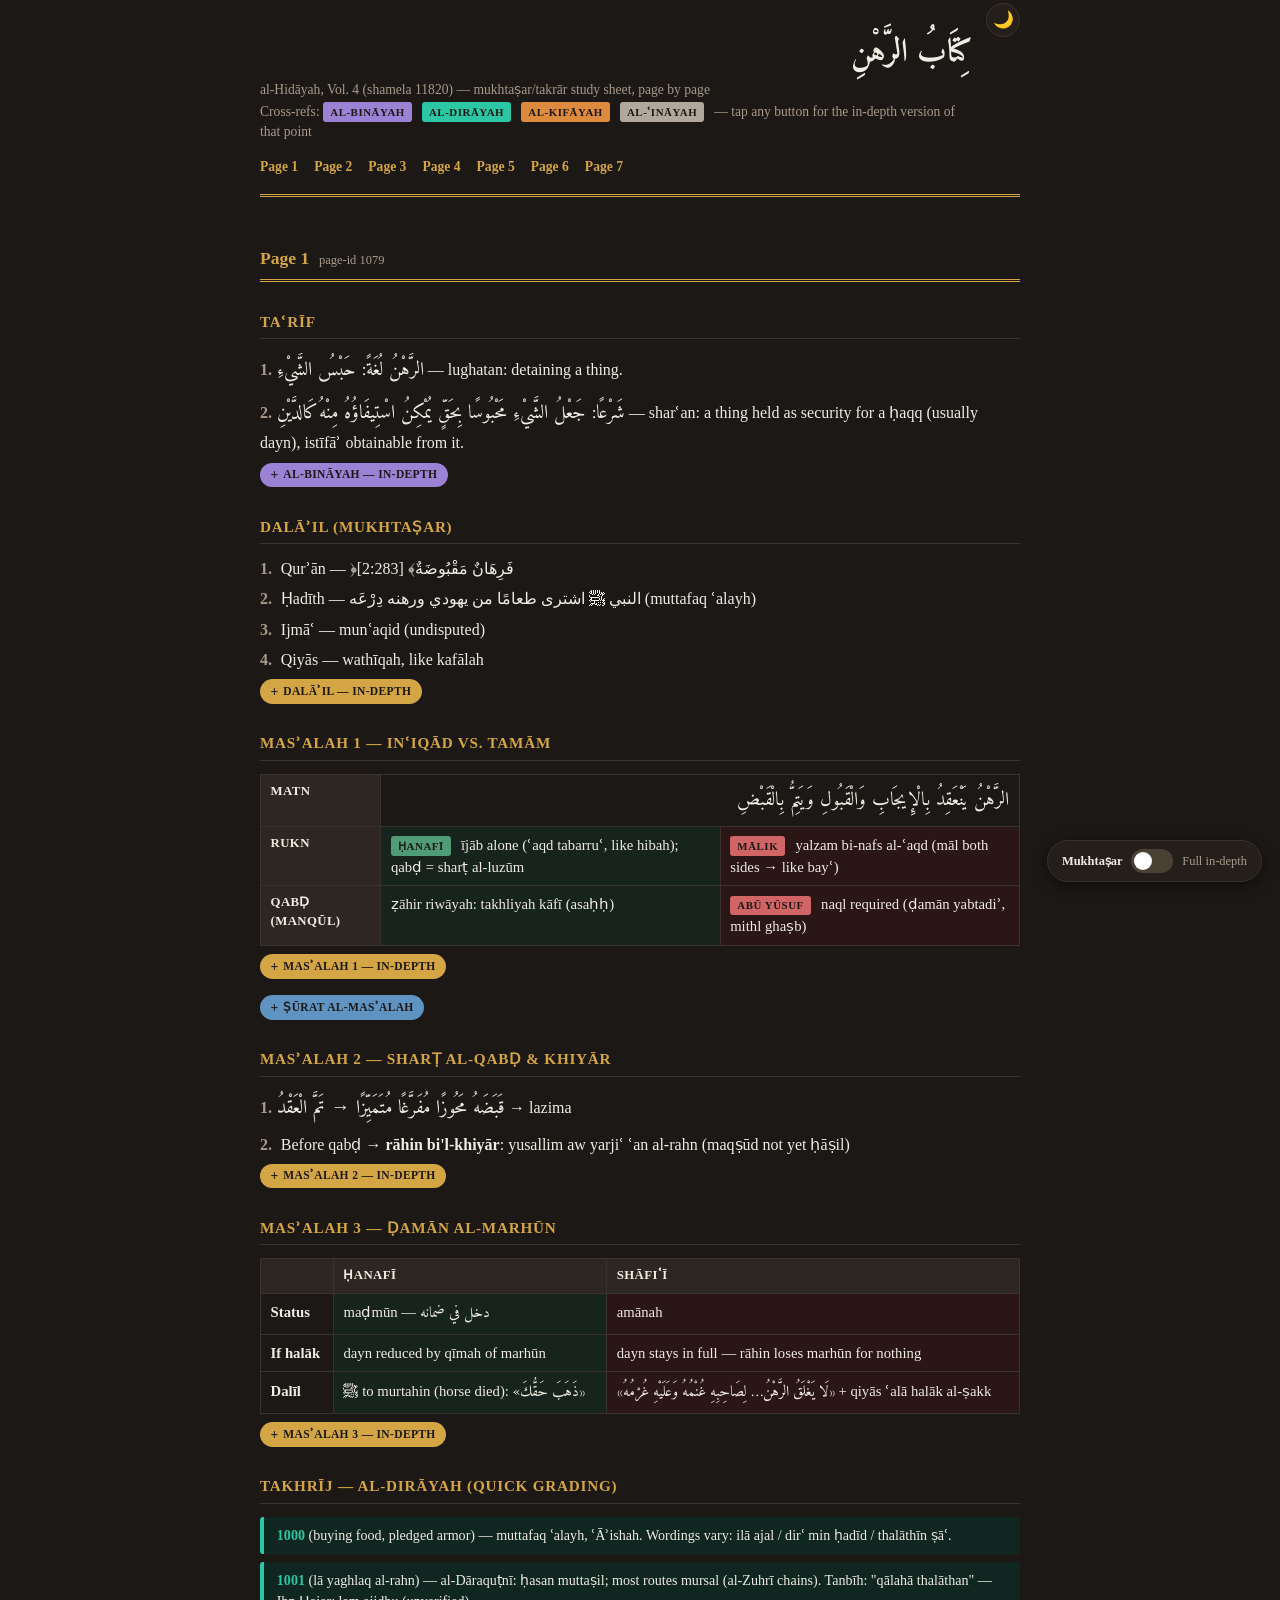
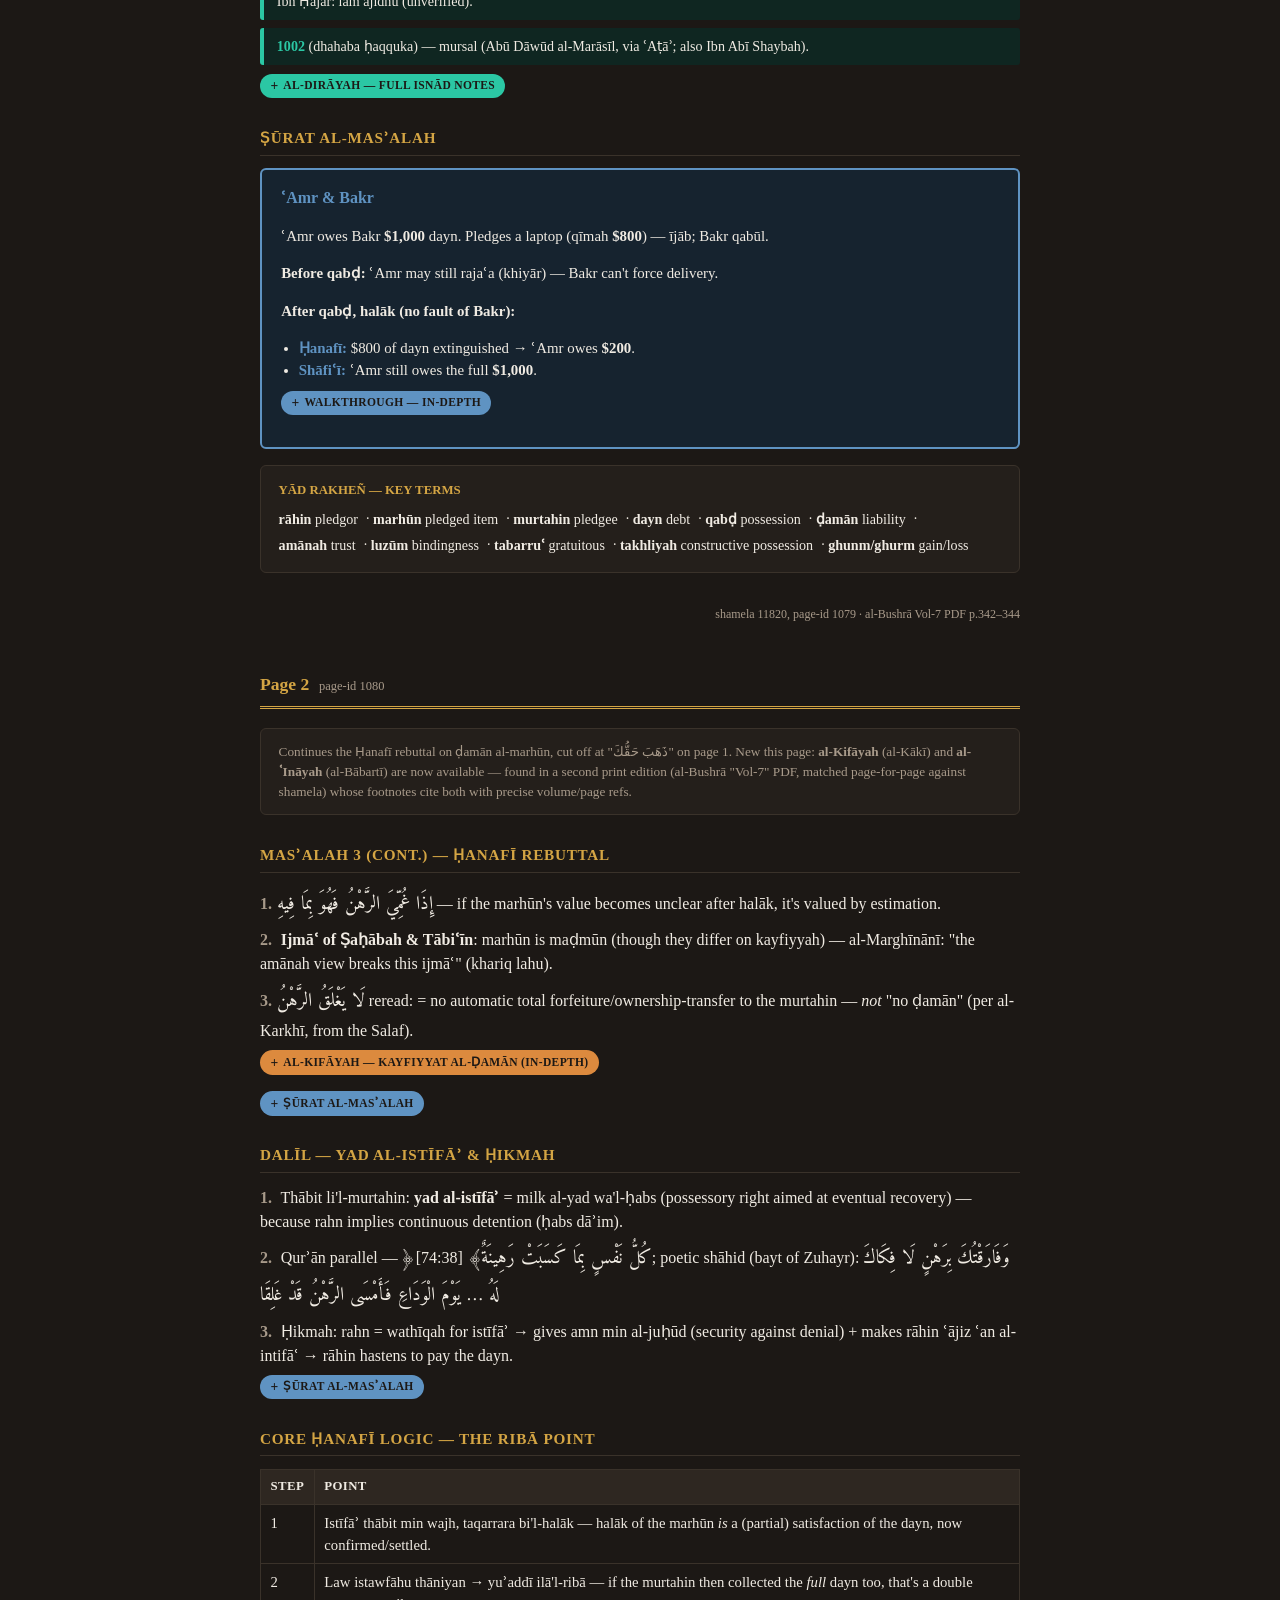
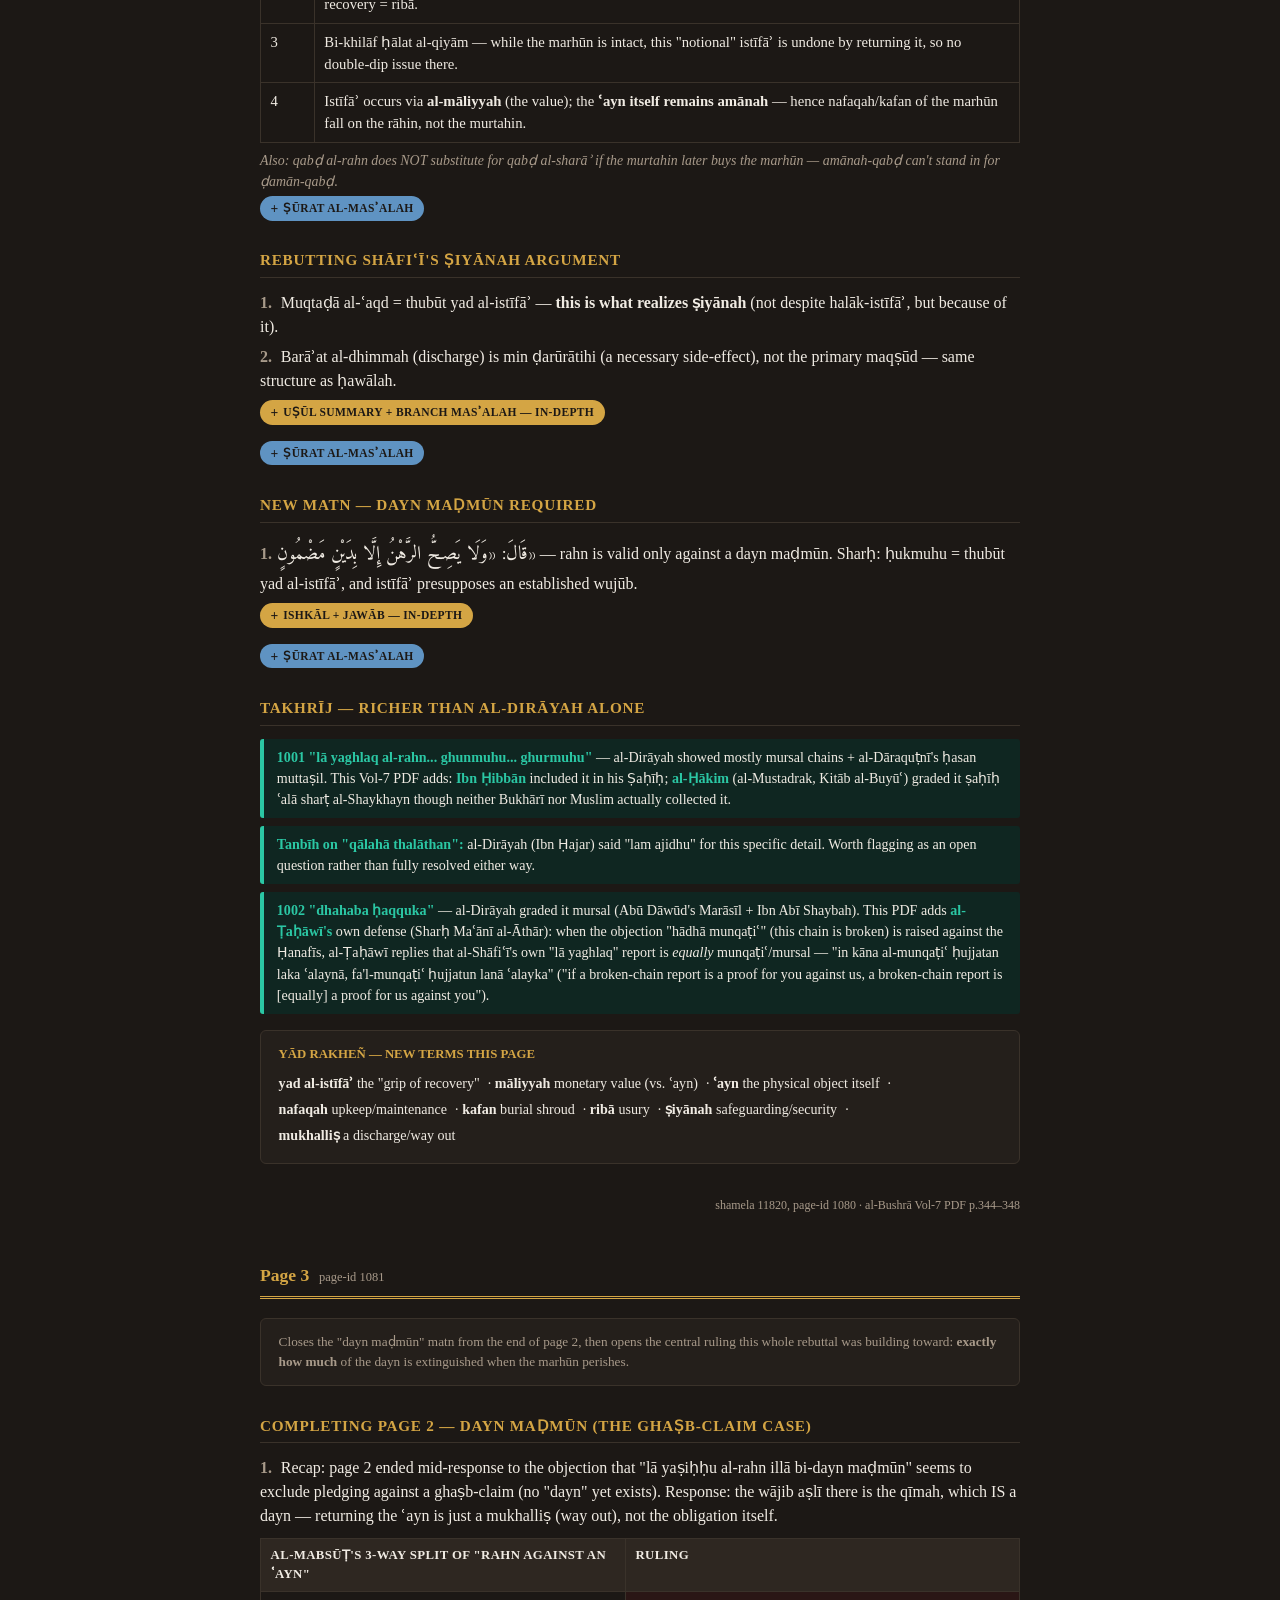
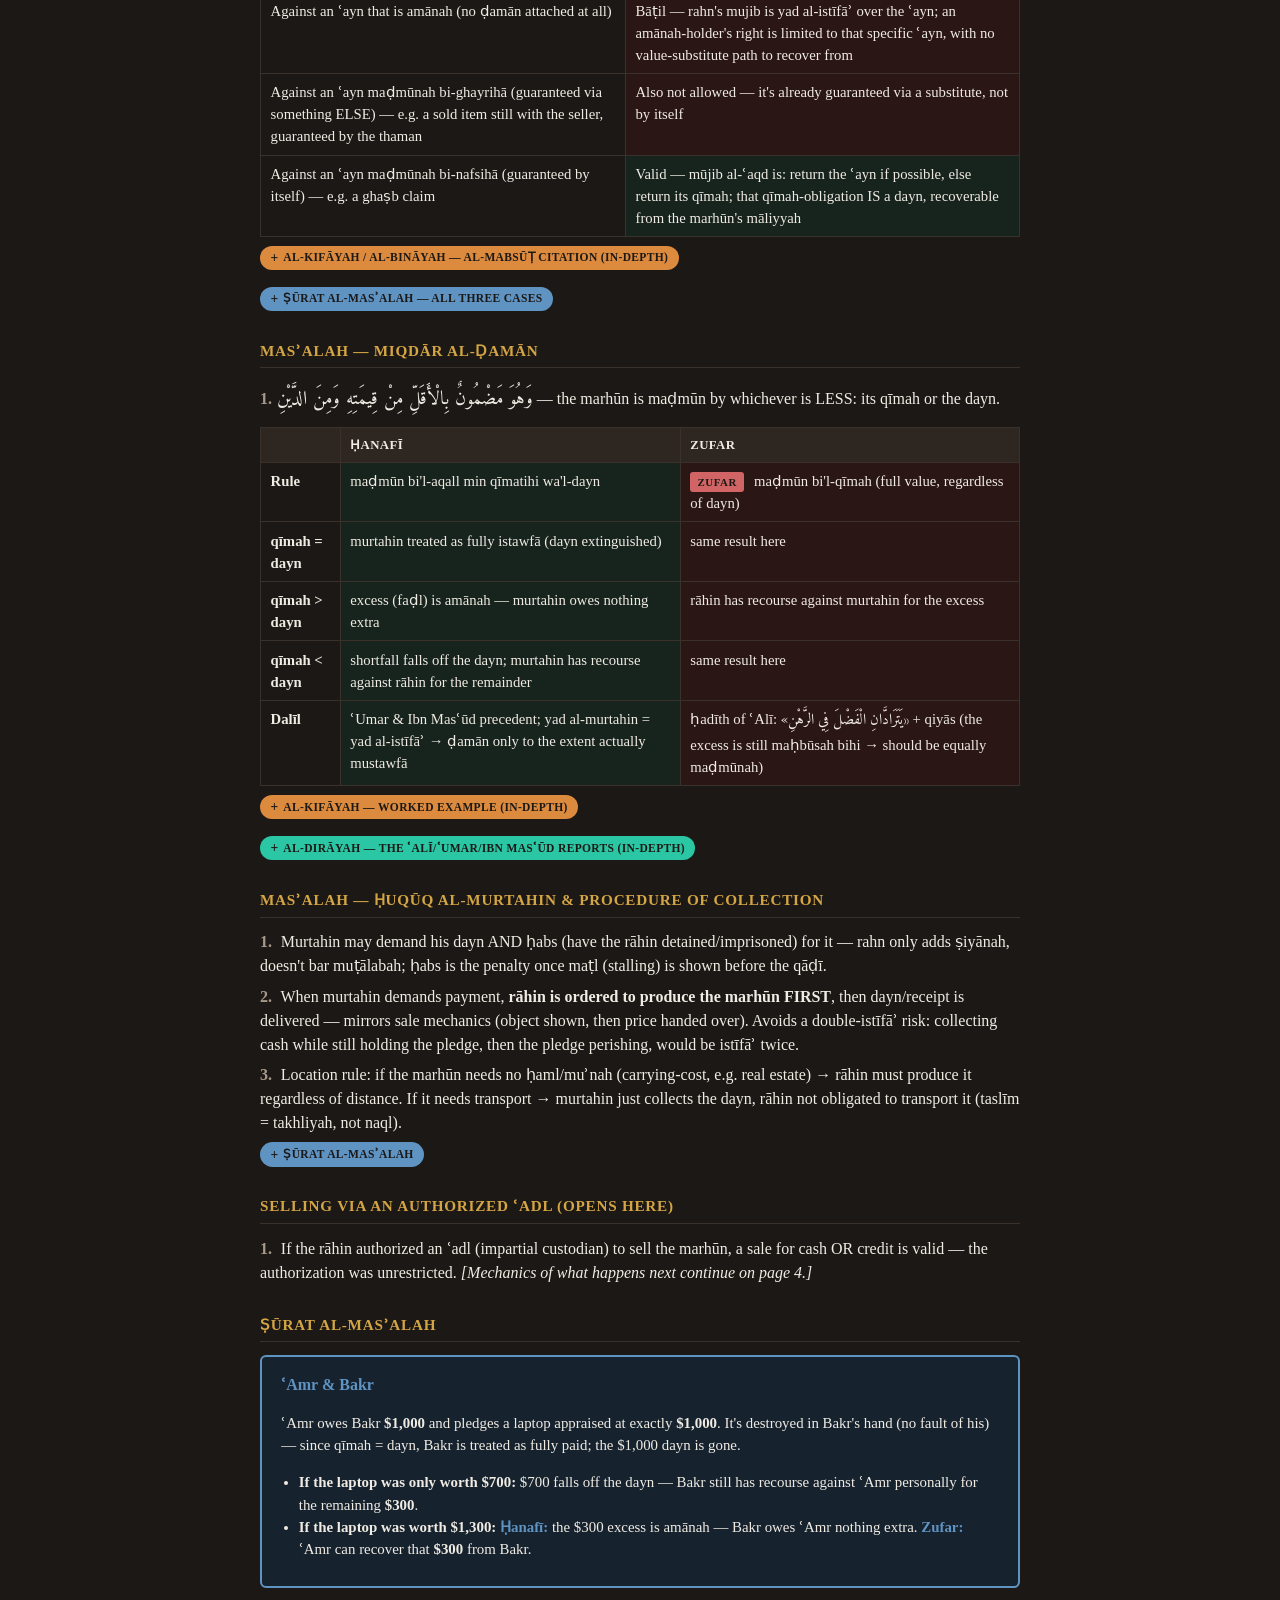
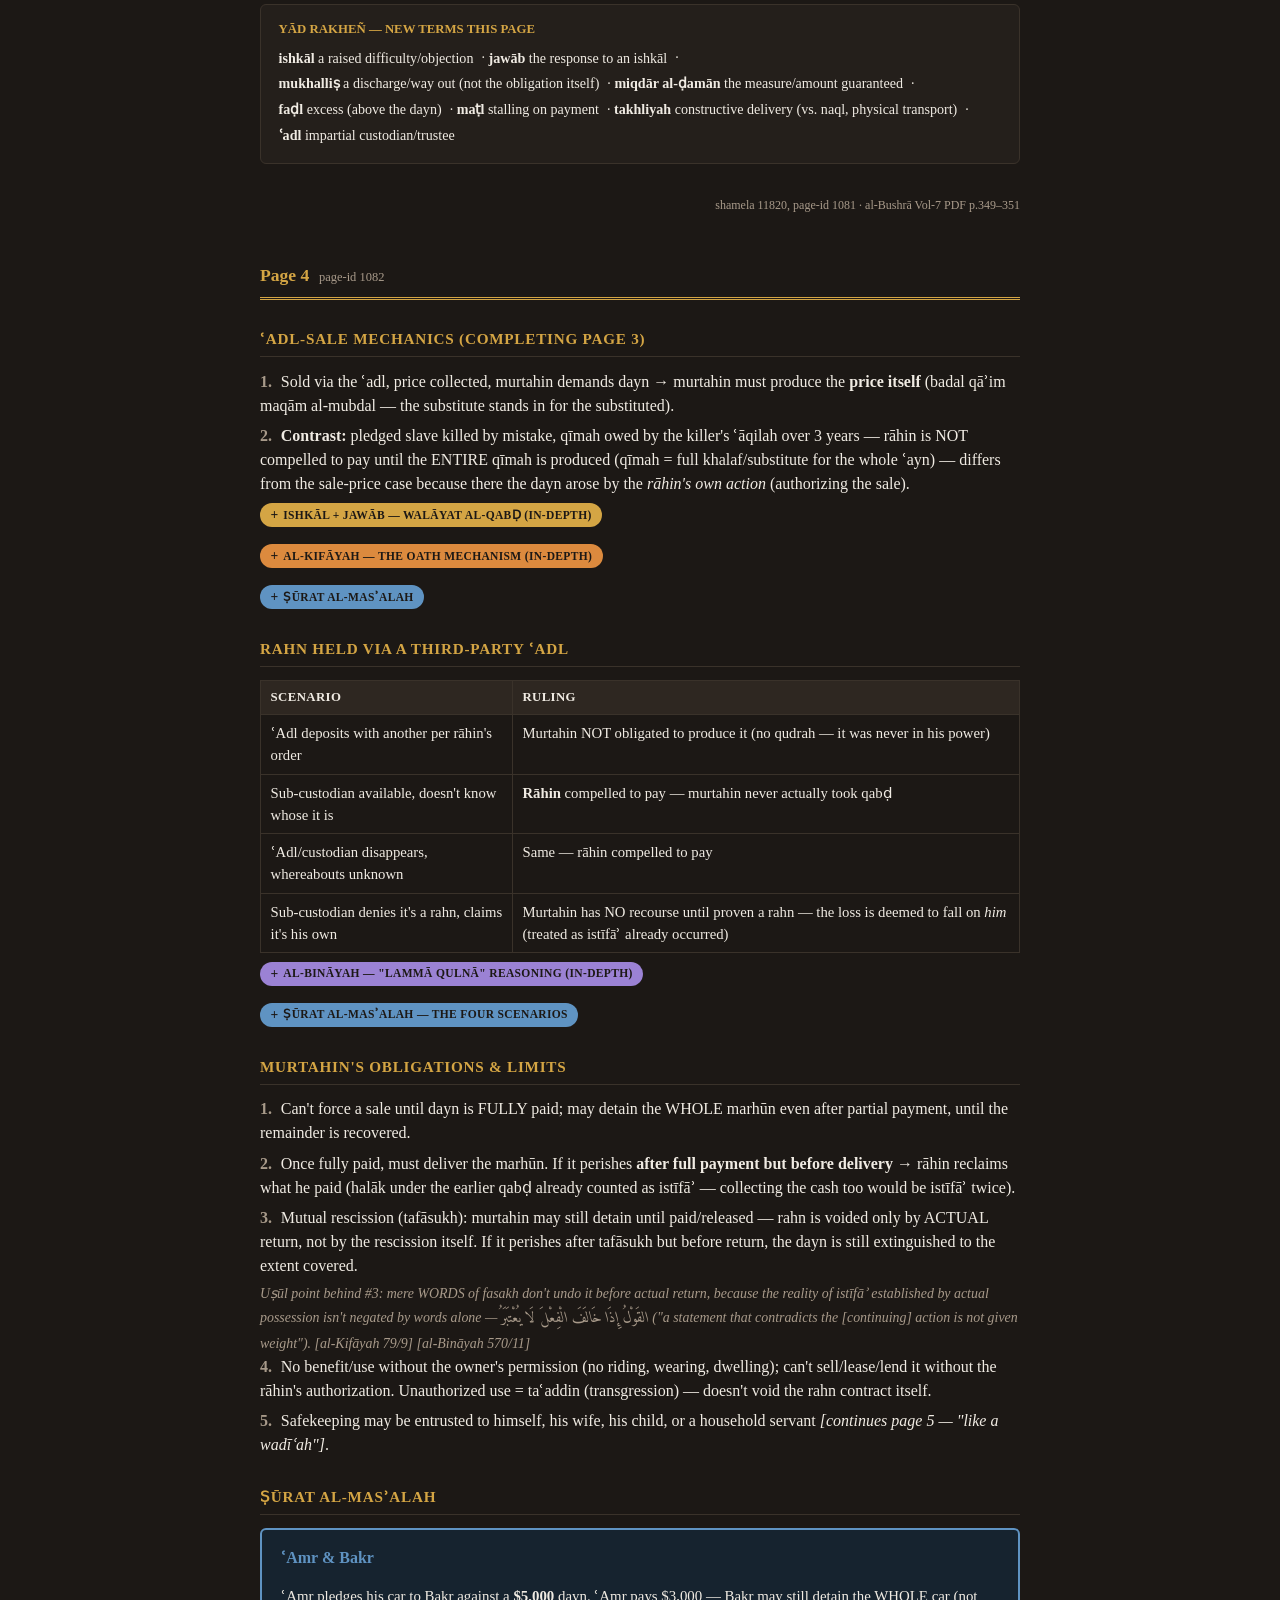
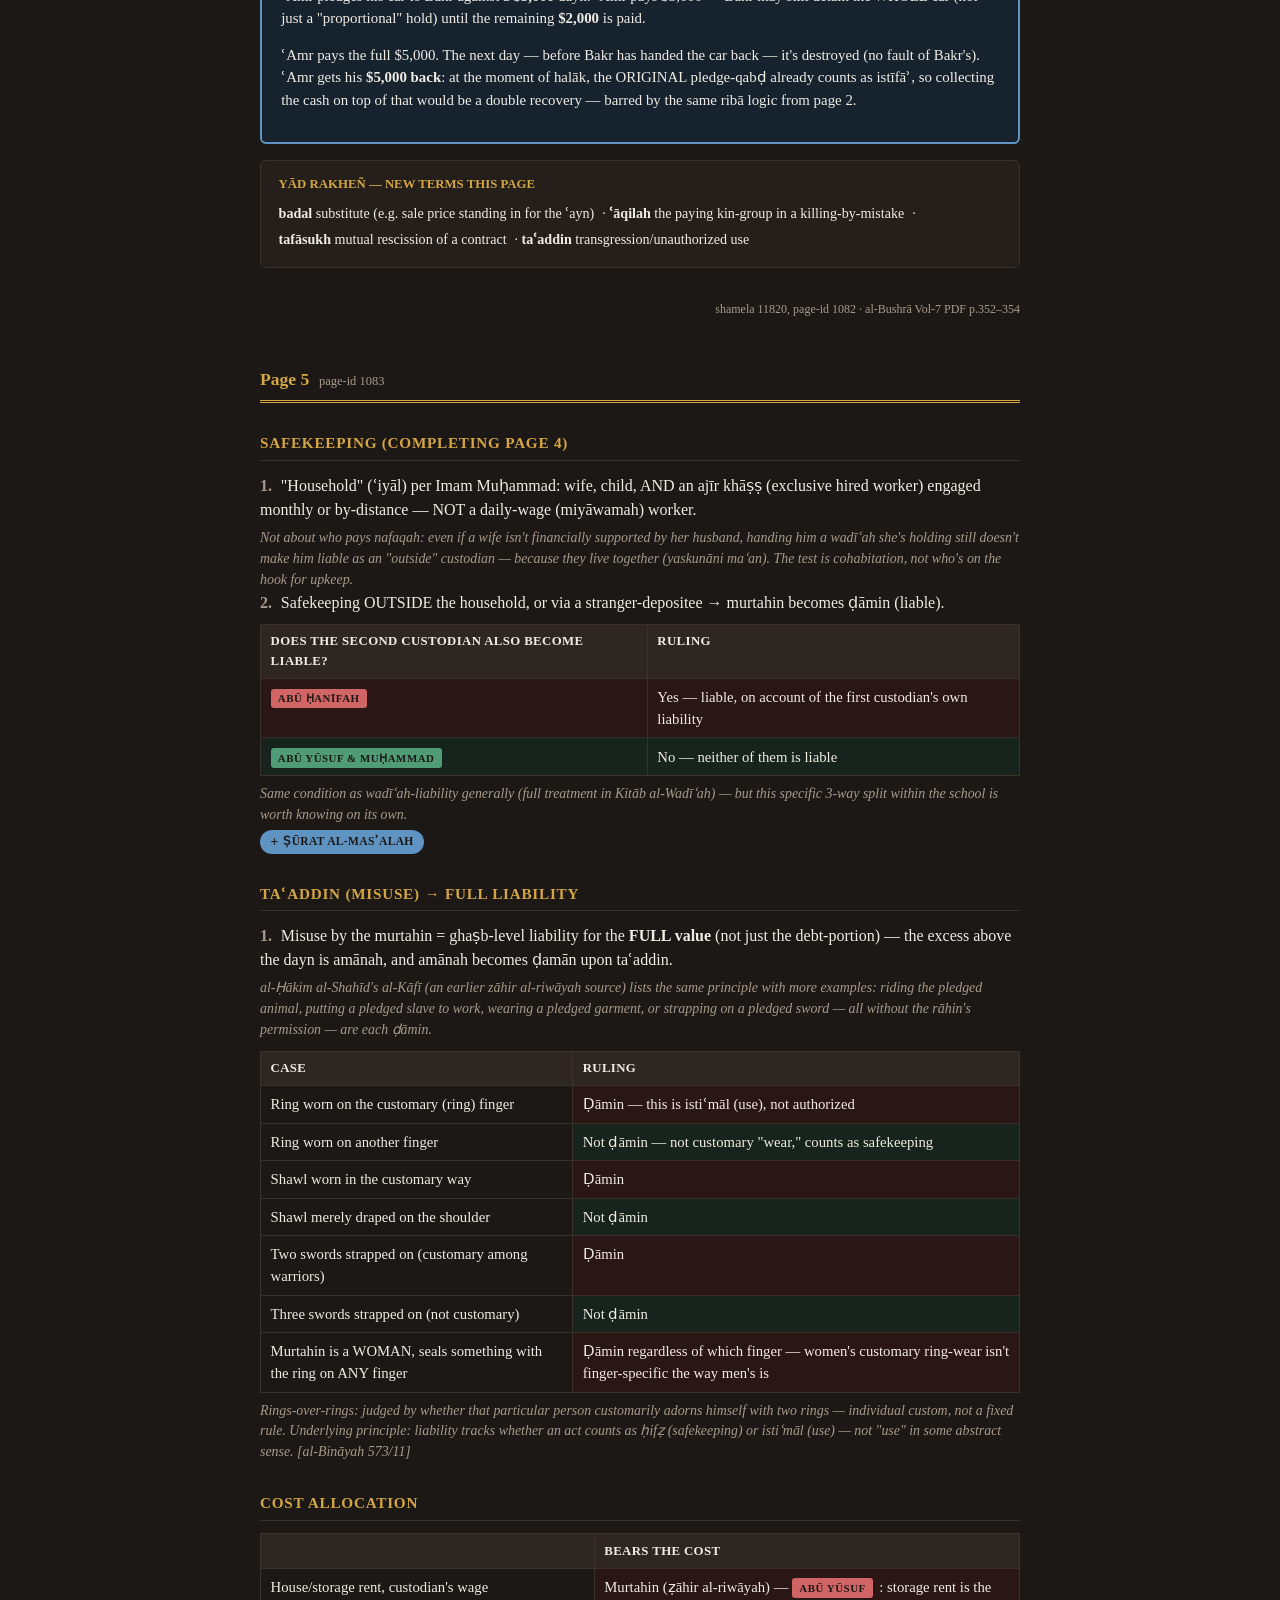
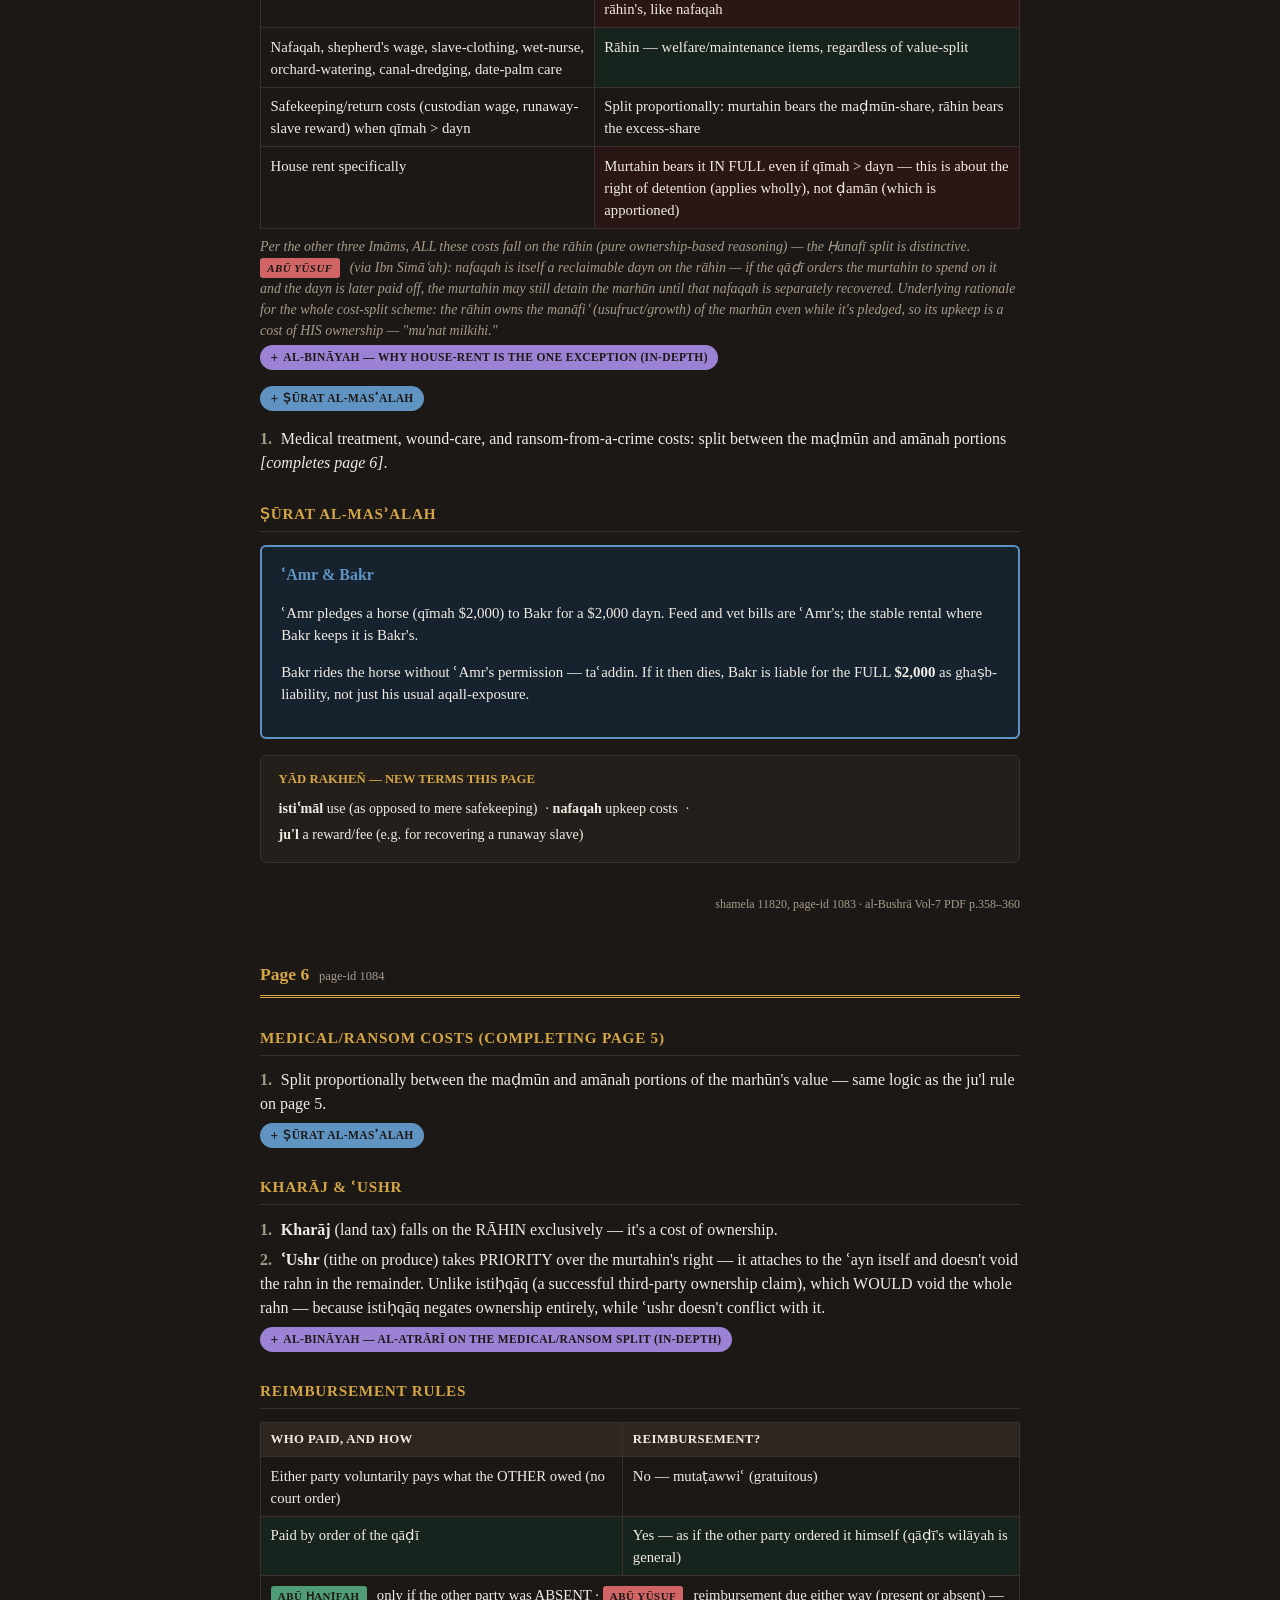
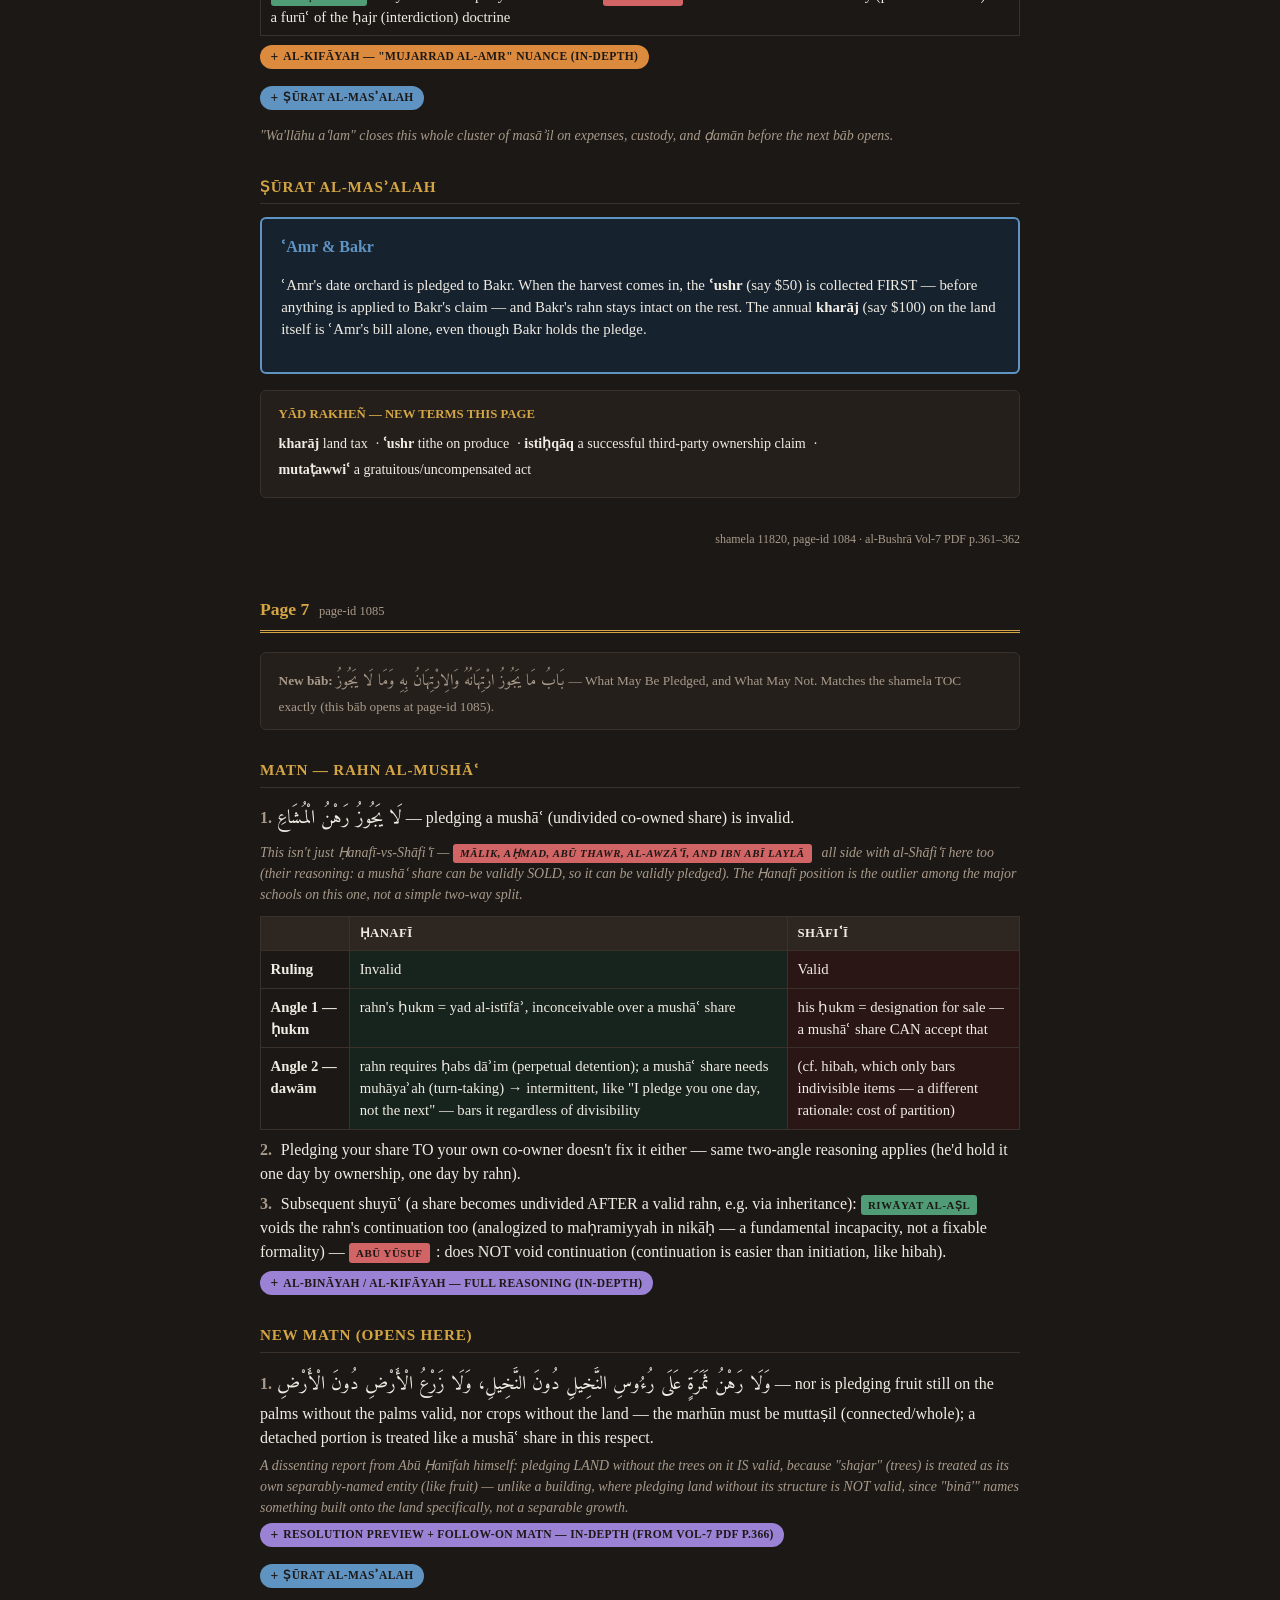
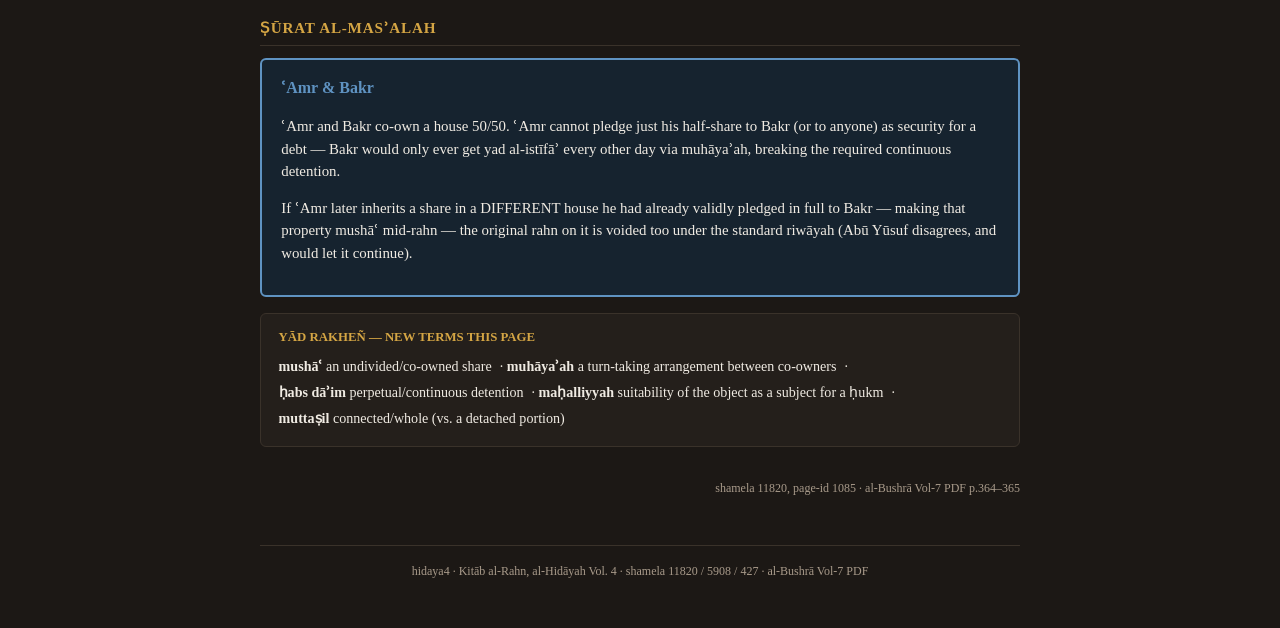
<file: index.html>
<!DOCTYPE html>
<html lang="en" dir="ltr">
<head>
<meta charset="UTF-8">
<title>Kitāb al-Rahn — Takrār Study Sheet | al-Hidāyah Vol. 4</title>
<meta name="viewport" content="width=device-width, initial-scale=1">
<script>
  // set the theme before first paint (avoids a dark→light flash for returning light-mode users)
  document.documentElement.setAttribute('data-theme', localStorage.getItem('hidaya4-theme') === 'light' ? 'light' : 'dark');
</script>
<link rel="preconnect" href="https://fonts.googleapis.com">
<link href="https://fonts.googleapis.com/css2?family=Amiri:wght@400;700&family=Georgia&display=swap" rel="stylesheet">
<style>
  :root {
    /* ---- dark theme (default) ---- */
    --bg: #1c1815;
    --bg-elevated: #241f1b;
    --line: #3a322a;
    --th-bg: #2e2721;
    --track: #4a4033;
    --shadow-color: rgba(0, 0, 0, 0.45);
    --ink: #f0ebe3;
    --muted: #a89a8a;
    --pill-ink: #1c1815;

    --gold: #d4a544;
    --hanafi: #4f9c76;    --hanafi-bg: #17241d;
    --khilaf: #d16565;    --khilaf-bg: #2a1615;
    --takhrij: #2bc7a4;   --takhrij-bg: #0f2621;
    --binayah: #9b82d4;   --binayah-bg: #201a35;
    --kifayah: #dc8a3e;   --kifayah-bg: #2b1c0d;
    --inayah: #b0a89c;    --inayah-bg: #2a2723;
    --example: #5f93c2;   --example-bg: #16232f;
  }
  :root[data-theme="light"] {
    --bg: #faf7f1;
    --bg-elevated: #ffffff;
    --line: #e3d9c4;
    --th-bg: #f3ead2;
    --track: #d8cba8;
    --shadow-color: rgba(42, 36, 32, 0.15);
    --ink: #2a2420;
    --muted: #6b5f52;
    --pill-ink: #ffffff;

    --gold: #a67c1e;
    --hanafi: #2f6b4f;    --hanafi-bg: #f0f7f3;
    --khilaf: #a53d3d;    --khilaf-bg: #fbf0ef;
    --takhrij: #1a8a72;   --takhrij-bg: #eafaf6;
    --binayah: #6a4fa3;   --binayah-bg: #f2eefc;
    --kifayah: #b5651d;   --kifayah-bg: #fbf1e6;
    --inayah: #7a7a7a;    --inayah-bg: #f2f2f2;
    --example: #2f5f8a;   --example-bg: #eef5fb;
  }

  * { box-sizing: border-box; }
  body { background: var(--bg); color: var(--ink); font-family: Georgia, serif; margin: 0; padding: 0 1rem 3rem; line-height: 1.5; transition: background 0.2s, color 0.2s; }
  .wrap { max-width: 760px; margin: 0 auto; }

  header { position: relative; padding: 1.8rem 3rem 1rem 0; border-bottom: 3px double var(--gold); margin-bottom: 1.3rem; }
  header h1 { font-family: 'Amiri', serif; direction: rtl; font-size: 2rem; margin: 0 0 0.2rem; }
  header .subtitle { font-size: 0.85rem; color: var(--muted); margin: 0.1rem 0; }

  .theme-toggle {
    position: absolute; top: 0.2rem; right: 0; width: 34px; height: 34px;
    display: flex; align-items: center; justify-content: center;
    border-radius: 50%; border: 1px solid var(--line); background: var(--bg-elevated);
    color: var(--ink); font-size: 1.05rem; cursor: pointer; line-height: 1; padding: 0;
  }
  .theme-toggle:hover { border-color: var(--gold); }
  .theme-toggle:focus-visible { outline: 2px solid var(--gold); outline-offset: 2px; }

  .toc { display: flex; gap: 1rem; font-size: 0.85rem; margin: 0.9rem 0 0; }
  .toc a { color: var(--gold); text-decoration: none; font-weight: bold; }
  .toc a:hover { text-decoration: underline; }

  h2 { font-size: 0.95rem; text-transform: uppercase; letter-spacing: 0.05em; color: var(--gold); border-bottom: 1px solid var(--line); padding-bottom: 0.3rem; margin: 1.8rem 0 0.8rem; }
  .arabic { font-family: 'Amiri', serif; direction: rtl; text-align: right; font-size: 1.2rem; line-height: 1.9; }
  .point { margin-bottom: 0.4rem; }
  .point .num { font-weight: bold; color: var(--muted); margin-right: 0.3rem; }
  .nukta { font-size: 0.87rem; color: var(--muted); font-style: italic; }

  table { width: 100%; border-collapse: collapse; margin: 0.6rem 0 0.5rem; font-size: 0.92rem; }
  th, td { border: 1px solid var(--line); padding: 0.45rem 0.6rem; text-align: left; vertical-align: top; }
  th { background: var(--th-bg); color: var(--ink); font-size: 0.8rem; text-transform: uppercase; letter-spacing: 0.03em; }
  td.hanafi-cell { background: var(--hanafi-bg); }
  td.khilaf-cell { background: var(--khilaf-bg); }
  td .arabic { font-size: 1.05rem; line-height: 1.7; }

  .tag { display:inline-block; font-size:0.68rem; font-weight:bold; letter-spacing:0.05em; text-transform:uppercase; padding:0.1rem 0.45rem; border-radius:3px; color: var(--pill-ink); margin-right:0.4rem; }
  .tag.hanafi { background: var(--hanafi); }
  .tag.khilaf { background: var(--khilaf); }
  .tag.takhrij { background: var(--takhrij); }
  .tag.binayah { background: var(--binayah); }
  .tag.kifayah { background: var(--kifayah); }
  .tag.inayah { background: var(--inayah); }
  .tag.example { background: var(--example); }

  .takhrij-row { background: var(--takhrij-bg); border-left: 4px solid var(--takhrij); padding: 0.5rem 0.8rem; margin-bottom: 0.5rem; border-radius: 3px; font-size: 0.88rem; }
  .takhrij-row b { color: var(--takhrij); }

  .example-box { background: var(--example-bg); border: 2px solid var(--example); border-radius: 6px; padding: 1rem 1.2rem; margin-top: 0.6rem; font-size: 0.93rem; }
  .example-box h3 { margin: 0 0 0.5rem; color: var(--example); font-size: 1rem; }
  .names { font-weight: bold; color: var(--example); }

  .yaad { background: var(--bg-elevated); border: 1px solid var(--line); border-radius: 6px; padding: 0.9rem 1.1rem; margin-top: 1rem; font-size: 0.88rem; }
  .yaad h4 { margin: 0 0 0.4rem; color: var(--gold); font-size: 0.8rem; text-transform: uppercase; }
  .yaad .term { display:inline-block; margin: 0.15rem 0.5rem 0.15rem 0; }
  .yaad .term b { color: var(--ink); }

  .sources-box { background: var(--bg-elevated); border: 1px solid var(--line); border-radius: 6px; padding: 0.8rem 1.1rem; margin: 1rem 0; font-size: 0.83rem; color: var(--muted); }

  /* expandable in-depth buttons */
  details.indepth { margin: 0.2rem 0 1rem; }
  details.indepth > summary {
    cursor: pointer; display: inline-flex; align-items: center; gap: 0.3rem;
    font-family: Georgia, serif; font-size: 0.72rem; font-weight: bold;
    letter-spacing: 0.03em; text-transform: uppercase; color: var(--pill-ink);
    background: var(--gold); padding: 0.22rem 0.65rem; border-radius: 999px;
    list-style: none; user-select: none; width: fit-content;
  }
  details.indepth > summary::-webkit-details-marker { display: none; }
  details.indepth > summary::before { content: "+"; font-size: 0.85rem; line-height: 1; }
  details.indepth[open] > summary::before { content: "\2212"; }
  details.indepth.binayah > summary { background: var(--binayah); }
  details.indepth.takhrij > summary { background: var(--takhrij); }
  details.indepth.kifayah > summary { background: var(--kifayah); }
  details.indepth.inayah > summary { background: var(--inayah); }
  details.indepth.example > summary { background: var(--example); }
  .indepth-body { margin-top: 0.5rem; padding: 0.85rem 1.05rem; background: var(--bg-elevated); border: 1px solid var(--line); border-radius: 6px; font-size: 0.89rem; color: var(--ink); }
  .indepth-body .arabic { font-size: 1.05rem; margin: 0.4rem 0; }
  .indepth-body p { margin: 0 0 0.6rem; }
  .indepth-body p:last-child { margin-bottom: 0; }
  .indepth-body .grading { font-weight: bold; }
  body.all-open details.indepth { border-left: 3px solid var(--line); padding-left: 0.6rem; }

  /* global mukhtaṣar / in-depth switch — fixed bottom-right, persistent while scrolling */
  .mode-switch {
    position: fixed; bottom: 1.1rem; right: 1.1rem; z-index: 100;
    display: flex; align-items: center; gap: 0.55rem; font-size: 0.78rem; color: var(--muted);
    background: var(--bg-elevated); border: 1px solid var(--line); border-radius: 999px;
    padding: 0.5rem 0.9rem; box-shadow: 0 4px 14px var(--shadow-color);
  }
  @media (max-width: 480px) {
    .mode-switch { right: 0.6rem; bottom: 0.6rem; padding: 0.4rem 0.7rem; gap: 0.4rem; }
    .mode-switch .lbl { display: none; }
    .mode-switch .lbl.active { display: inline; }
  }
  .mode-switch .lbl { user-select: none; }
  .mode-switch .lbl.active { color: var(--ink); font-weight: bold; }
  .switch { position: relative; display: inline-block; width: 42px; height: 24px; flex-shrink: 0; }
  .switch input { opacity: 0; width: 0; height: 0; }
  .switch .slider { position: absolute; cursor: pointer; inset: 0; background: var(--track); border-radius: 999px; transition: 0.2s; }
  .switch .slider::before { content: ""; position: absolute; height: 18px; width: 18px; left: 3px; top: 3px; background: #fff; border-radius: 50%; transition: 0.2s; }
  .switch input:checked + .slider { background: var(--gold); }
  .switch input:checked + .slider::before { transform: translateX(18px); }

  /* page dividers, within the one continuous document */
  .page-marker { display: flex; align-items: baseline; gap: 0.6rem; font-size: 1.1rem; text-transform: none; letter-spacing: normal; color: var(--ink); border-bottom: 3px double var(--gold); padding-bottom: 0.5rem; margin: 3rem 0 1.2rem; }
  .page-marker .n { color: var(--gold); font-weight: bold; }
  .page-marker .meta { font-size: 0.78rem; color: var(--muted); font-weight: normal; }
  .page-source { font-size: 0.75rem; color: var(--muted); margin-top: 2rem; text-align: right; }
  footer { margin-top: 3rem; padding-top: 1rem; border-top: 1px solid var(--line); font-size: 0.75rem; color: var(--muted); text-align: center; }
</style>
</head>
<body>
<div class="wrap">

<header>
  <button class="theme-toggle" id="theme-toggle" type="button" aria-label="Toggle theme"></button>
  <h1>كِتَابُ الرَّهْنِ</h1>
  <p class="subtitle">al-Hidāyah, Vol. 4 (shamela 11820) — mukhtaṣar/takrār study sheet, page by page</p>
  <p class="subtitle">Cross-refs: <span class="tag binayah">al-Bināyah</span> <span class="tag takhrij">al-Dirāyah</span> <span class="tag kifayah">al-Kifāyah</span> <span class="tag inayah">al-ʿInāyah</span> — tap any button for the in-depth version of that point</p>
  <nav class="toc"><a href="#page1">Page 1</a><a href="#page2">Page 2</a><a href="#page3">Page 3</a><a href="#page4">Page 4</a><a href="#page5">Page 5</a><a href="#page6">Page 6</a><a href="#page7">Page 7</a></nav>
  <div class="mode-switch">
    <span class="lbl active" id="lbl-mukhtasar">Mukhtaṣar</span>
    <label class="switch">
      <input type="checkbox" id="mode-toggle">
      <span class="slider"></span>
    </label>
    <span class="lbl" id="lbl-indepth">Full in-depth</span>
  </div>
</header>

<section id="page1">
<h2 class="page-marker"><span class="n">Page 1</span><span class="meta">page-id 1079</span></h2>

<h2>Taʿrīf</h2>
<div class="point"><span class="num">1.</span><span class="arabic">الرَّهْنُ لُغَةً: حَبْسُ الشَّيْءِ</span> — lughatan: detaining a thing.</div>
<div class="point"><span class="num">2.</span><span class="arabic">شَرْعًا: جَعْلُ الشَّيْءِ مَحْبُوسًا بِحَقٍّ يُمْكِنُ اسْتِيفَاؤُهُ مِنْهُ كَالدَّيْنِ</span> — sharʿan: a thing held as security for a ḥaqq (usually dayn), istīfāʾ obtainable from it.</div>

<details class="indepth binayah">
  <summary>al-Bināyah — in-depth</summary>
  <div class="indepth-body">
    <p><b>Lughah:</b> al-ʿAynī notes the same root appears outside contracts: <span class="arabic">﴿كُلُّ نَفْسٍ بِمَا كَسَبَتْ رَهِينَةٌ﴾ [المدثر: ٣٨]</span> — "every soul is rahīnah (held) for what it earned," i.e. detained by the consequence of its own misdeeds. Also: <i>māʾun rāhin</i> = still water, <i>niʿmatun rāhinah</i> = a lasting blessing — the root's core sense is fixity/permanence (al-thabāt wa'l-dawām). "Rahn" (the maṣdar) is also used to mean the marhūn itself; plural rahn/rihān.</p>
    <p><b>Sharʿan — why "ḥaqq" not "dayn":</b> deliberate, because rahn is valid not only for a dayn but also for a claim from ghaṣb (usurpation); ḥaqq covers both. "Kal-duyūn" is a deliberate exclusion (iḥtirāz) of pledging khamr (wine) and of taking a rahn to secure ḥudūd or qiṣāṣ — those don't admit istīfāʾ through a substitute value.</p>
    <p><b>al-Qudduri's alternate taʿrīf:</b> rahn shar'an is an ʿaqd wathīqah (contract of security) — distinguishing it from kafālah/ḥawālah (wathīqah bi-dhimmah, security attached to a person's liability) and from a sale-item still in the seller's hand.</p>
    <p><b>Six-part breakdown</b> al-ʿAynī gives: maʿnā lughatan · maʿnā sharʿan · sabab (the creditor's muṭālabah/demand for security) · rukn (ījāb alone per the Ḥanafīs; some require qabūl too) · ḥukm (milk ḥabs al-marhūn wa-ḥaqq al-muṭālabah bi'l-bayʿ) · ḥikmah (ḥuṣūl al-naẓar min al-jānibayn — mutual benefit to both sides).</p>
  </div>
</details>

<h2>Dalāʾil (mukhtaṣar)</h2>
<div class="point"><span class="num">1.</span> Qurʾān — ﴿فَرِهَانٌ مَقْبُوضَةٌ﴾ [2:283]</div>
<div class="point"><span class="num">2.</span> Ḥadīth — النبي ﷺ اشترى طعامًا من يهودي ورهنه دِرْعَه (muttafaq ʿalayh)</div>
<div class="point"><span class="num">3.</span> Ijmāʿ — munʿaqid (undisputed)</div>
<div class="point"><span class="num">4.</span> Qiyās — wathīqah, like kafālah</div>

<details class="indepth">
  <summary>Dalāʾil — in-depth</summary>
  <div class="indepth-body">
    <p><b>Qurʾān:</b> the āyah was revealed about a debt made while traveling (safar) without a scribe available — Allāh permits substituting a rahn maqbūḍah for writing/witnessing. "Maqbūḍah" is itself the seed of the qabḍ discussion in Masʾalah 1.</p>
    <p><b>Ḥadīth:</b> the well-known report that the Prophet ﷺ bought food on credit from a Jewish merchant in Madīnah and left his armor as security — establishes both legitimacy and precedent (fiʿl) at once.</p>
    <p><b>Ijmāʿ:</b> beyond naql, there is no dispute among the fuqahāʾ that rahn as an institution is legitimate — the differences that follow (this whole kitāb) are about its details, not its basic mashrūʿiyyah.</p>
    <p><b>Qiyās:</b> rahn and kafālah are both wathāʾiq — kafālah secures fixing (wujūb) a debt onto a second person, rahn secures recovery (istīfāʾ) of a debt from a thing. Since kafālah is agreed legitimate, so is rahn.</p>
  </div>
</details>

<h2>Masʾalah 1 — Inʿiqād vs. Tamām</h2>
<table>
<tr><th>Matn</th><td colspan="2" class="arabic">الرَّهْنُ يَنْعَقِدُ بِالْإِيجَابِ وَالْقَبُولِ وَيَتِمُّ بِالْقَبْضِ</td></tr>
<tr><th>Rukn</th><td class="hanafi-cell"><span class="tag hanafi">Ḥanafī</span> ījāb alone (ʿaqd tabarruʿ, like hibah); qabḍ = sharṭ al-luzūm</td><td class="khilaf-cell"><span class="tag khilaf">Mālik</span> yalzam bi-nafs al-ʿaqd (māl both sides → like bayʿ)</td></tr>
<tr><th>Qabḍ (manqūl)</th><td class="hanafi-cell">ẓāhir riwāyah: takhliyah kāfī (asaḥḥ)</td><td class="khilaf-cell"><span class="tag khilaf">Abū Yūsuf</span> naql required (ḍamān yabtadiʾ, mithl ghaṣb)</td></tr>
</table>

<details class="indepth">
  <summary>Masʾalah 1 — in-depth</summary>
  <div class="indepth-body">
    <p><b>Ḥanafī rukn:</b> rukn is ījāb by itself, since rahn is ʿaqd tabarruʿ — it is completed by the mutabarriʿ alone (like hibah/ṣadaqah); qabḍ is only sharṭ al-luzūm, not a rukn. Rukn = without which the ʿaqd doesn't exist; sharṭ al-luzūm = needed only for bindingness.</p>
    <p><b>Mālik's view &amp; why:</b> rahn is lāzim the instant ījāb+qabūl occur — (a) unlike a pure gift it has māl on both sides (marhūn vs. dayn), closer to bayʿ; (b) it's a wathīqah like kafālah, which binds on ʿaqd alone.</p>
    <p><b>Ḥanafī rebuttal:</b> (1) grammar — "فَرِهَانٌ مَّقْبُوضَةٌ": a maṣdar-phrase right after fāʾ in a conditional's jawāb functions as a command in Arabic usage — Allāh in effect commands "let there be a pledge, taken into possession," placing qabḍ at the heart of what makes rahn function. (2) rahn is tabarruʿ — the rāhin gets nothing owed in return and cannot be judicially compelled (yujbaru), so it needs a concrete imḍāʾ (execution) to finalize, as in waṣiyyah — that imḍāʾ is qabḍ.</p>
    <p><b>Takhliyah vs. naql:</b> ẓāhir al-riwāyah — mere takhliyah (clearing access, e.g. handing over keys) suffices, by analogy to qabḍ of the mabīʿ in a sale. Abū Yūsuf differs for manqūlāt specifically: this qabḍ originates ḍamān from scratch (ibtidāʾan), like ghaṣb — unlike a buyer's qabḍ, which merely shifts existing ḍamān from seller to buyer — so he requires actual physical naql. Al-Marghīnānī: the first view (takhliyah) is asaḥḥ.</p>
  </div>
</details>

<details class="indepth example">
  <summary>Ṣūrat al-Masʾalah</summary>
  <div class="indepth-body">
    <p>ʿAmr offers Bakr his watch as rahn for a debt (ījāb); Bakr says "I accept" (qabūl). <b>Per Ḥanafī:</b> the ʿaqd is munʿaqid right there, but ʿAmr can still change his mind and refuse to actually hand it over — nothing is lāzim until qabḍ. <b>Per Mālik:</b> the moment Bakr says "I accept," ʿAmr is ALREADY bound — he can no longer back out, even before the watch changes hands.</p>
    <p>If ʿAmr tells Bakr "it's in my top drawer, go get it" and Bakr does — that's valid qabḍ (takhliyah) per the ẓāhir riwāyah, even though ʿAmr never personally carried it over. Abū Yūsuf would require ʿAmr to physically place it in Bakr's hands, since it's a manqūl (movable item) and this particular qabḍ originates liability from nothing.</p>
  </div>
</details>

<h2>Masʾalah 2 — Sharṭ al-Qabḍ &amp; Khiyār</h2>
<div class="point"><span class="num">1.</span><span class="arabic">قَبَضَهُ مَحُوزًا مُفَرَّغًا مُتَمَيِّزًا → تَمَّ الْعَقْدُ</span> → lazima</div>
<div class="point"><span class="num">2.</span> Before qabḍ → <b>rāhin bi'l-khiyār</b>: yusallim aw yarjiʿ ʿan al-rahn (maqṣūd not yet ḥāṣil)</div>

<details class="indepth">
  <summary>Masʾalah 2 — in-depth</summary>
  <div class="indepth-body">
    <p>The marhūn must be maḥūz (fully gathered into the murtahin's hold), mufarragh (cleared of any competing use/mixture), and mutamayyiz (clearly identifiable as this specific object, not a vague undivided share) — only then is qabḍ "complete" and the ʿaqd reaches tamām/luzūm.</p>
    <p>Before that: the rāhin keeps full khiyār — he isn't yet bound and may simply retract, because the maqṣūd of rahn (securing the murtahin's ability to obtain istīfāʾ) only functions once he actually holds the marhūn — so luzūm cannot attach any earlier than qabḍ.</p>
  </div>
</details>

<h2>Masʾalah 3 — Ḍamān al-Marhūn</h2>
<table>
<tr><th></th><th class="hanafi-cell">Ḥanafī</th><th class="khilaf-cell">Shāfiʿī</th></tr>
<tr><td><b>Status</b></td><td class="hanafi-cell">maḍmūn — <span class="arabic" style="font-size:0.95rem">دخل في ضمانه</span></td><td class="khilaf-cell">amānah</td></tr>
<tr><td><b>If halāk</b></td><td class="hanafi-cell">dayn reduced by qīmah of marhūn</td><td class="khilaf-cell">dayn stays in full — rāhin loses marhūn for nothing</td></tr>
<tr><td><b>Dalīl</b></td><td class="hanafi-cell">ﷺ to murtahin (horse died): <span class="arabic" style="font-size:0.95rem">«ذَهَبَ حَقُّكَ»</span></td><td class="khilaf-cell"><span class="arabic" style="font-size:0.95rem">«لَا يَغْلَقُ الرَّهْنُ… لِصَاحِبِهِ غُنْمُهُ وَعَلَيْهِ غُرْمُهُ»</span> + qiyās ʿalā halāk al-ṣakk</td></tr>
</table>

<details class="indepth">
  <summary>Masʾalah 3 — in-depth</summary>
  <div class="indepth-body">
    <p><b>Shāfiʿī's case:</b> the marhūn is pure amānah — the murtahin bears no ḍamān. If it's destroyed without his fault, the rāhin still owes the full dayn. Dalīl: "lā yaghlaq al-rahn... lahu ghunmuhu wa-ʿalayhi ghurmuhu" — any ghunm (growth) of the marhūn belongs to the rāhin, so any ghurm (loss) is his too. Qiyās: rahn is like a debt-document (ṣakk) — losing the paper doesn't erase the debt; also, the whole point of a rahn is to increase ṣiyānah (security) for the creditor — if the debt could vanish whenever the marhūn is destroyed, that defeats the purpose of taking security at all.</p>
    <p><b>Marghīnānī's gloss on the same ḥadīth:</b> "lā yaghlaq" means the marhūn does not automatically become the murtahin's property in full settlement merely upon the rāhin's default (no automatic foreclosure) — not that it carries zero ḍamān. Same naṣṣ, opposite reading.</p>
    <p><b>Ḥanafī rebuttal (opens here, continues page 2):</b> ﷺ told a murtahin whose pledged horse died, "dhahaba ḥaqquka" — your right (to that extent) is gone — directly supporting that halāk of the marhūn does extinguish part of the dayn, because the murtahin is ḍāmin, not a mere amānah-holder.</p>
  </div>
</details>

<h2>Takhrīj — al-Dirāyah (quick grading)</h2>
<div class="takhrij-row"><b>1000</b> (buying food, pledged armor) — muttafaq ʿalayh, ʿĀʾishah. Wordings vary: ilā ajal / dirʿ min ḥadīd / thalāthīn ṣāʿ.</div>
<div class="takhrij-row"><b>1001</b> (lā yaghlaq al-rahn) — al-Dāraquṭnī: ḥasan muttaṣil; most routes mursal (al-Zuhrī chains). Tanbīh: "qālahā thalāthan" — Ibn Ḥajar: lam ajidhu (unverified).</div>
<div class="takhrij-row"><b>1002</b> (dhahaba ḥaqquka) — mursal (Abū Dāwūd al-Marāsīl, via ʿAṭāʾ; also Ibn Abī Shaybah).</div>

<details class="indepth takhrij">
  <summary>al-Dirāyah — full isnād notes</summary>
  <div class="indepth-body">
    <p><b>1001</b> — chains in detail: (a) <b>Ibn Ḥibbān</b>, via Sufyān ← Ziyād ibn Saʿd ← al-Zuhrī ← Saʿīd ← Abū Hurayrah; <span class="grading">ṣaḥḥaḥahu al-Ḥākim</span>. (b) <b>al-Dāraquṭnī</b>, muttaṣil route, graded <span class="grading">ḥasan muttaṣil</span>; also authenticated by ʿAbd al-Ḥaqq, accepted by Ibn ʿAbd al-Barr. (c) <b>ʿAbd al-Razzāq</b> ← Maʿmar ← al-Zuhrī ← Ibn al-Musayyab — <span class="grading">mursal</span>; includes al-Zuhrī confirming this addresses the pre-Islamic saying "if I don't bring your money, the rahn is yours," with the addition "if it perishes, this one's right does not disappear — only the value perishes from the rahn's owner; lahu ghunmuhu wa-ʿalayhi ghurmuhu." (d) Same mursal chain also via al-Thawrī, Ibn Abī Shaybah/Wakīʿ, and al-Shāfiʿī/Ibn Abī Fudayk — all ← Ibn Abī Dhiʾb ← al-Zuhrī. Al-Shāfiʿī's own gloss: ghunmuhu = increase, ghurmuhu = decrease and halāk. (e) <b>Abū Dāwūd</b> (al-Marāsīl): notes "lahu ghunmuhu wa-ʿalayhi ghurmuhu" may be <span class="grading">Saʿīd ibn al-Musayyab's own words</span> (mudraj), not the Prophet's ﷺ. Parallel report from Ibrāhīm al-Nakhaʿī describes the jāhilī practice the ḥadīth corrects.</p>
    <p><b>Tanbīh:</b> Ibn Ḥajar explicitly flags "qālahā thalāthan" (said it three times) as <span class="grading">"lam ajidhu"</span> — not found in any source he traced. Worth knowing before citing that detail as established.</p>
    <p><b>1000:</b> Ibn Ḥajar cross-refers that something on this ḥadīth already preceded at the start of Kitāb al-Buyūʿ.</p>
    <p><b>1002:</b> via ʿAṭāʾ — a man pledged a horse, it died in the murtahin's hand, Prophet ﷺ said "dhahaba ḥaqquka" — mursal in both Abū Dāwūd's Marāsīl and Ibn Abī Shaybah. The entire Ḥanafī rebuttal on this page rests on a mursal report — al-Marghīnānī will need to argue for its acceptability, or argue the ruling by other means, on the next page.</p>
  </div>
</details>

<h2>Ṣūrat al-Masʾalah</h2>
<div class="example-box">
  <h3>ʿAmr &amp; Bakr</h3>
  <p>ʿAmr owes Bakr <b>$1,000</b> dayn. Pledges a laptop (qīmah <b>$800</b>) — ījāb; Bakr qabūl.</p>
  <p><b>Before qabḍ:</b> ʿAmr may still rajaʿa (khiyār) — Bakr can't force delivery.</p>
  <p><b>After qabḍ, halāk (no fault of Bakr):</b></p>
  <ul style="margin:0.3rem 0 0.6rem 1.1rem; padding:0;">
    <li><span class="names">Ḥanafī:</span> $800 of dayn extinguished → ʿAmr owes <b>$200</b>.</li>
    <li><span class="names">Shāfiʿī:</span> ʿAmr still owes the full <b>$1,000</b>.</li>
  </ul>

  <details class="indepth example">
    <summary>Walkthrough — in-depth</summary>
    <div class="indepth-body">
      <p><b>Scenario A (before qabḍ):</b> ʿAmr offers the laptop (ījāb), Bakr accepts (qabūl) — the ʿaqd is munʿaqid but not yet lāzim (it's tabarruʿ, like hibah). Before ʿAmr actually hands it over, he changes his mind — since qabḍ hasn't happened, this is within his khiyār and Bakr cannot compel delivery. Had ʿAmr delivered it and Bakr received it maḥūzan mufarraghan mutamayyizan, the ʿaqd becomes lāzim and ʿAmr can no longer withdraw.</p>
      <p><b>Scenario B (after qabḍ, halāk occurs):</b> ʿAmr delivers, Bakr takes proper qabḍ — the laptop is now marhūn in Bakr's ḍamān. A week later, with no fault of Bakr's, it's destroyed (say, stolen beyond recovery).</p>
      <p><b>Per al-Shāfiʿī:</b> the laptop was amānah in Bakr's hand — Bakr bears no risk, so none of ʿAmr's dayn is reduced; ʿAmr still owes the full $1,000 and has lost his $800 laptop for nothing.</p>
      <p><b>Per the Ḥanafī view</b> (the position al-Marghīnānī is building toward, via "dhahaba ḥaqquka"): the laptop was maḍmūn in Bakr's possession, not mere amānah — its halāk operates as an implicit istīfāʾ up to its qīmah. $800 of the dayn is treated as satisfied, so ʿAmr now owes Bakr only the remaining $200.</p>
    </div>
  </details>
</div>

<div class="yaad">
  <h4>Yād Rakheñ — key terms</h4>
  <span class="term"><b>rāhin</b> pledgor</span>·
  <span class="term"><b>marhūn</b> pledged item</span>·
  <span class="term"><b>murtahin</b> pledgee</span>·
  <span class="term"><b>dayn</b> debt</span>·
  <span class="term"><b>qabḍ</b> possession</span>·
  <span class="term"><b>ḍamān</b> liability</span>·
  <span class="term"><b>amānah</b> trust</span>·
  <span class="term"><b>luzūm</b> bindingness</span>·
  <span class="term"><b>tabarruʿ</b> gratuitous</span>·
  <span class="term"><b>takhliyah</b> constructive possession</span>·
  <span class="term"><b>ghunm/ghurm</b> gain/loss</span>
</div>

<p class="page-source">shamela 11820, page-id 1079 · al-Bushrā Vol-7 PDF p.342–344</p>
</section>

<section id="page2">
<h2 class="page-marker"><span class="n">Page 2</span><span class="meta">page-id 1080</span></h2>

<div class="sources-box">Continues the Ḥanafī rebuttal on ḍamān al-marhūn, cut off at "ذَهَبَ حَقُّكَ" on page 1. New this page: <b>al-Kifāyah</b> (al-Kākī) and <b>al-ʿInāyah</b> (al-Bābartī) are now available — found in a second print edition (al-Bushrā "Vol-7" PDF, matched page-for-page against shamela) whose footnotes cite both with precise volume/page refs.</div>

<h2>Masʾalah 3 (cont.) — Ḥanafī Rebuttal</h2>
<div class="point"><span class="num">1.</span><span class="arabic">إِذَا غُمِّيَ الرَّهْنُ فَهُوَ بِمَا فِيهِ</span> — if the marhūn's value becomes unclear after halāk, it's valued by estimation.</div>
<div class="point"><span class="num">2.</span> <b>Ijmāʿ of Ṣaḥābah &amp; Tābiʿīn</b>: marhūn is maḍmūn (though they differ on kayfiyyah) — al-Marghīnānī: "the amānah view breaks this ijmāʿ" (khariq lahu).</div>
<div class="point"><span class="num">3.</span><span class="arabic">لَا يَغْلَقُ الرَّهْنُ</span> reread: = no automatic total forfeiture/ownership-transfer to the murtahin — <i>not</i> "no ḍamān" (per al-Karkhī, from the Salaf).</div>

<details class="indepth kifayah">
  <summary>al-Kifāyah — kayfiyyat al-ḍamān (in-depth)</summary>
  <div class="indepth-body">
    <p>Point 1's "ishtabahat" (if the value becomes uncertain) is glossed: if the rāhin says "I don't know how much it was worth" and the murtahin says the same, it's valued as estimated (this taʾwīl is narrated from Abū Ja'far).</p>
    <p><b>The Ṣaḥābah's kayfiyyah dispute</b> (why al-Marghīnānī says "mukhtalifūn fī kayfiyyatihi" but still ijmāʿ on the core): Abū Bakr &amp; ʿAlī — maḍmūn bi-qīmatihi (by its full value); ʿUmar &amp; Ibn Masʿūd — maḍmūn bi'l-aqall min qīmatihi wa min al-dayn (by whichever is less, its value or the debt); Ibn ʿAbbās — maḍmūn bi'l-dayn (by the debt amount itself). All agree ḍamān exists — they only differ on the measure. [al-Kifāyah 70/9]</p>
    <p><b>"lā yaghlaq al-rahn" — full gloss:</b> no one from the language/fiqh scholars understood this as negating ḍamān from the murtahin. al-Karkhī reports from the Salaf (including Ṭāwūs, Ibrāhīm al-Nakhaʿī) that they agreed the meaning is: the marhūn does not become owned by the murtahin merely by the dayn's term expiring — refuting the jāhilī practice (via al-Zuhrī) where people stipulated "if I don't pay by such a date, the rahn is yours." The Prophet ﷺ nullified that stipulation with "lā yaghlaq al-rahn." A minority (Saʿīd ibn al-Musayyab) read it as "the rāhin isn't bound by a term-based sale unless he actually sells at that time" — same conclusion, different route.</p>
    <p><b>"lahu ghunmuhu wa ʿalayhi ghurmuhu"</b> reread by the Ḥanafīs: ghunm = zawāʾid (increase/offspring of the marhūn) belongs to the rāhin (like a muḍārib analogy — the "owner of capital" gets the growth); ghurm = the rāhin bears the marhūn's own decrease in value, and if halāk occurs, "the meaning of ghurm" is specifically: <b>nafaqat al-rahn ḥāl qiyāmihi, wa'l-kafan ḥāl mawtihi</b> (its upkeep while alive, its shroud if it dies) — i.e. these two specific costs fall on the rāhin, not that the whole dayn survives halāk. [al-Kifāyah 71/9]</p>
  </div>
</details>

<details class="indepth example">
  <summary>Ṣūrat al-Masʾalah</summary>
  <div class="indepth-body">
    <p>ʿAmr pledges a ring to Bakr for a $500 dayn, then pledges another item without ever specifying its exact worth — the ring later perishes and neither ʿAmr nor Bakr can say what it was actually worth. It's valued by estimation (ishtibāh), not left unresolved.</p>
    <p>Separately: Bakr can't claim the ring became HIS property outright just because ʿAmr missed the payment deadline — that's exactly the "lā yaghlaq al-rahn" rule at work. Bakr only ever gets istīfāʾ up to the ring's value; he never automatically OWNS it.</p>
  </div>
</details>

<h2>Dalīl — Yad al-Istīfāʾ &amp; Ḥikmah</h2>
<div class="point"><span class="num">1.</span> Thābit li'l-murtahin: <b>yad al-istīfāʾ</b> = milk al-yad wa'l-ḥabs (possessory right aimed at eventual recovery) — because rahn implies continuous detention (ḥabs dāʾim).</div>
<div class="point"><span class="num">2.</span> Qurʾān parallel — <span class="arabic">﴿كُلُّ نَفْسٍ بِمَا كَسَبَتْ رَهِينَةٌ﴾</span> [74:38]; poetic shāhid (bayt of Zuhayr): <span class="arabic">وَفَارَقْتُكَ بِرَهْنٍ لَا فِكَاكَ لَهُ … يَوْمَ الْوَدَاعِ فَأَمْسَى الرَّهْنُ قَدْ غَلِقَا</span></div>
<div class="point"><span class="num">3.</span> Ḥikmah: rahn = wathīqah for istīfāʾ → gives amn min al-juḥūd (security against denial) + makes rāhin ʿājiz ʿan al-intifāʿ → rāhin hastens to pay the dayn.</div>

<details class="indepth example">
  <summary>Ṣūrat al-Masʾalah</summary>
  <div class="indepth-body">
    <p>Why does Bakr even bother holding ʿAmr's watch instead of just trusting his word? Two reasons baked into the ḥikmah: (1) ʿAmr can't later deny the debt existed — Bakr physically holding the watch is amn min al-juḥūd; (2) as long as Bakr has it, ʿAmr can't wear or use it — that discomfort pushes ʿAmr to pay Bakr back sooner rather than later, precisely because he's ʿājiz ʿan al-intifāʿ in the meantime.</p>
  </div>
</details>

<h2>Core Ḥanafī Logic — the Ribā Point</h2>
<table>
<tr><th>Step</th><th>Point</th></tr>
<tr><td>1</td><td>Istīfāʾ thābit min wajh, taqarrara bi'l-halāk — halāk of the marhūn <i>is</i> a (partial) satisfaction of the dayn, now confirmed/settled.</td></tr>
<tr><td>2</td><td>Law istawfāhu thāniyan → yuʾaddī ilā'l-ribā — if the murtahin then collected the <i>full</i> dayn too, that's a double recovery = ribā.</td></tr>
<tr><td>3</td><td>Bi-khilāf ḥālat al-qiyām — while the marhūn is intact, this "notional" istīfāʾ is undone by returning it, so no double-dip issue there.</td></tr>
<tr><td>4</td><td>Istīfāʾ occurs via <b>al-māliyyah</b> (the value); the <b>ʿayn itself remains amānah</b> — hence nafaqah/kafan of the marhūn fall on the rāhin, not the murtahin.</td></tr>
</table>
<div class="nukta">Also: qabḍ al-rahn does NOT substitute for qabḍ al-sharāʾ if the murtahin later buys the marhūn — amānah-qabḍ can't stand in for ḍamān-qabḍ.</div>

<details class="indepth example">
  <summary>Ṣūrat al-Masʾalah</summary>
  <div class="indepth-body">
    <p>ʿAmr's pledged laptop (qīmah $800) dies in Bakr's hand — Bakr treats $800 as recovered against ʿAmr's $1,000 debt. If Bakr THEN also demanded ʿAmr pay the full $1,000 in cash on top of that, Bakr would be collecting $1,800 against an $800 loss — that's the ribā problem the rule is built to block. Bakr only gets to count the loss ONCE.</p>
    <p>Meanwhile, ʿAmr — not Bakr — pays the laptop's insurance/upkeep while it's pledged, and if ʿAmr later buys a laptop FROM Bakr in an unrelated deal, simply having it sitting in Bakr's house already (as a former rahn) doesn't count as delivery for THAT sale — Bakr still has to hand it over properly as a sale-qabḍ.</p>
  </div>
</details>

<h2>Rebutting Shāfiʿī's Ṣiyānah Argument</h2>
<div class="point"><span class="num">1.</span> Muqtaḍā al-ʿaqd = thubūt yad al-istīfāʾ — <b>this is what realizes ṣiyānah</b> (not despite halāk-istīfāʾ, but because of it).</div>
<div class="point"><span class="num">2.</span> Barāʾat al-dhimmah (discharge) is min ḍarūrātihi (a necessary side-effect), not the primary maqṣūd — same structure as ḥawālah.</div>

<details class="indepth">
  <summary>Uṣūl summary + branch masʾalah — in-depth</summary>
  <div class="indepth-body">
    <p><b>al-Ḥāṣil (the upshot):</b> for us [Ḥanafīs], ḥukm al-rahn = the marhūn becomes muḥtabas (held) against its dayn by establishing yad al-istīfāʾ over it. For him [al-Shāfiʿī], the dayn attaches to the ʿayn such that istīfāʾ only ever happens via an actual sale (bayʿ) — no automatic value-transfer on halāk.</p>
    <p>Al-Marghīnānī notes several masāʾil branch from these two uṣūl, which he says he enumerated in a work called <b><i>Kifāyat al-Muntahā</i></b> — a compilation of Ḥanafī–Shāfiʿī khilāfiyyāt on rahn (distinct from al-Kākī's al-Kifāyah fī Sharḥ al-Hidāyah). One example given: the rāhin is barred from reclaiming the marhūn temporarily for his own use [Ḥanafī] — since that defeats the required continuous detention — whereas per al-Shāfiʿī he's not barred, since occasional use doesn't conflict with the marhūn's designation for eventual sale.</p>
  </div>
</details>

<details class="indepth example">
  <summary>Ṣūrat al-Masʾalah</summary>
  <div class="indepth-body">
    <p>ʿAmr wants his pledged bicycle back for the weekend to ride it, promising to return it Monday. <b>Ḥanafī:</b> Bakr must refuse — even a brief loan-back breaks the ḥabs dāʾim the rahn requires. <b>Shāfiʿī:</b> Bakr could allow it — occasional use doesn't conflict with the bicycle's real purpose under his system, which is just standing by for an eventual sale if ʿAmr defaults.</p>
  </div>
</details>

<h2>New Matn — Dayn Maḍmūn Required</h2>
<div class="point"><span class="num">1.</span><span class="arabic">قَالَ: «وَلَا يَصِحُّ الرَّهْنُ إِلَّا بِدَيْنٍ مَضْمُونٍ»</span> — rahn is valid only against a dayn maḍmūn. Sharḥ: ḥukmuhu = thubūt yad al-istīfāʾ, and istīfāʾ presupposes an established wujūb.</div>

<details class="indepth">
  <summary>Ishkāl + jawāb — in-depth</summary>
  <div class="indepth-body">
    <p>The muḥaqqiq's own marginal gloss labels this exchange explicitly: "yadkhulu ʿalā hādhā al-lafẓ..." is glossed <b>"ay yushkil"</b> (i.e., this raises an ishkāl/difficulty), and "wa-yumkinu an yuqāla..." is glossed <b>"fī'l-jawāb"</b> (by way of response) — a named Ishkāl→Jawāb pair, not just a loose aside.</p>
    <p><b>al-Ishkāl:</b> this wording ("lā yaṣiḥḥu al-rahn illā bi-dayn maḍmūn") seems to exclude rahn taken against aʿyān maḍmūnah bi-anfusihā (e.g. a ghaṣb-claim on a specific object) — such rahn is valid even though there's technically no "dayn" yet.</p>
    <p><b>al-Jawāb</b> (per the majority of the mashāyikh): the wājib aṣlī in such cases is actually the <b>qīmah</b> (value) — returning the ʿayn itself is merely a mukhalliṣ (a way out/discharge), not the obligation itself — and that qīmah-obligation <i>is</i> a dayn. Proof: kafālah is valid for such claims too, and kafālah requires a dayn-type obligation. Even though the qīmah-obligation only becomes "due" after halāk, it becomes obligatory at the moment of halāk by virtue of the prior qabḍ — which is why its value is assessed as of [the day of that qabḍ — cuts off, full resolution on page 3 via al-Mabsūṭ's three-way classification].</p>
  </div>
</details>

<details class="indepth example">
  <summary>Ṣūrat al-Masʾalah</summary>
  <div class="indepth-body">
    <p>Bakr wrongfully took ʿAmr's bicycle (ghaṣb) — no "loan" or "sale" involved, just a straightforward wrongful taking. There's no formal "dayn" yet — but ʿAmr can still make Bakr pledge something else as security for eventually getting the bicycle back (or its value if it's ruined). Why? Because the ishkāl's jawāb applies: the real underlying obligation is the bicycle's qīmah, which becomes a proper dayn the moment Bakr took it — returning the bicycle itself is just Bakr's easiest way out of that debt, not a separate arrangement.</p>
  </div>
</details>

<h2>Takhrīj — richer than al-Dirāyah alone</h2>
<div class="takhrij-row"><b>1001 "lā yaghlaq al-rahn... ghunmuhu... ghurmuhu"</b> — al-Dirāyah showed mostly mursal chains + al-Dāraquṭnī's ḥasan muttaṣil. This Vol-7 PDF adds: <b>Ibn Ḥibbān</b> included it in his Ṣaḥīḥ; <b>al-Ḥākim</b> (al-Mustadrak, Kitāb al-Buyūʿ) graded it <span class="grading">ṣaḥīḥ ʿalā sharṭ al-Shaykhayn</span> though neither Bukhārī nor Muslim actually collected it.</div>
<div class="takhrij-row"><b>Tanbīh on "qālahā thalāthan":</b> al-Dirāyah (Ibn Ḥajar) said "lam ajidhu" for this specific detail. Worth flagging as an open question rather than fully resolved either way.</div>
<div class="takhrij-row"><b>1002 "dhahaba ḥaqquka"</b> — al-Dirāyah graded it mursal (Abū Dāwūd's Marāsīl + Ibn Abī Shaybah). This PDF adds <b>al-Ṭaḥāwī's</b> own defense (Sharḥ Maʿānī al-Āthār): when the objection "hādhā munqaṭiʿ" (this chain is broken) is raised against the Ḥanafīs, al-Ṭaḥāwī replies that al-Shāfiʿī's own "lā yaghlaq" report is <i>equally</i> munqaṭiʿ/mursal — <span class="grading">"in kāna al-munqaṭiʿ ḥujjatan laka ʿalaynā, fa'l-munqaṭiʿ ḥujjatun lanā ʿalayka"</span> ("if a broken-chain report is a proof for you against us, a broken-chain report is [equally] a proof for us against you").</div>

<div class="yaad">
  <h4>Yād Rakheñ — new terms this page</h4>
  <span class="term"><b>yad al-istīfāʾ</b> the "grip of recovery"</span>·
  <span class="term"><b>māliyyah</b> monetary value (vs. ʿayn)</span>·
  <span class="term"><b>ʿayn</b> the physical object itself</span>·
  <span class="term"><b>nafaqah</b> upkeep/maintenance</span>·
  <span class="term"><b>kafan</b> burial shroud</span>·
  <span class="term"><b>ribā</b> usury</span>·
  <span class="term"><b>ṣiyānah</b> safeguarding/security</span>·
  <span class="term"><b>mukhalliṣ</b> a discharge/way out</span>
</div>

<p class="page-source">shamela 11820, page-id 1080 · al-Bushrā Vol-7 PDF p.344–348</p>
</section>

<section id="page3">
<h2 class="page-marker"><span class="n">Page 3</span><span class="meta">page-id 1081</span></h2>

<div class="sources-box">Closes the "dayn maḍmūn" matn from the end of page 2, then opens the central ruling this whole rebuttal was building toward: <b>exactly how much</b> of the dayn is extinguished when the marhūn perishes.</div>

<h2>Completing Page 2 — Dayn Maḍmūn (the ghaṣb-claim case)</h2>
<div class="point"><span class="num">1.</span> Recap: page 2 ended mid-response to the objection that "lā yaṣiḥḥu al-rahn illā bi-dayn maḍmūn" seems to exclude pledging against a ghaṣb-claim (no "dayn" yet exists). Response: the wājib aṣlī there is the qīmah, which IS a dayn — returning the ʿayn is just a mukhalliṣ (way out), not the obligation itself.</div>

<table>
<tr><th>al-Mabsūṭ's 3-way split of "rahn against an ʿayn"</th><th>Ruling</th></tr>
<tr><td>Against an ʿayn that is amānah (no ḍamān attached at all)</td><td class="khilaf-cell">Bāṭil — rahn's mujib is yad al-istīfāʾ over the ʿayn; an amānah-holder's right is limited to that specific ʿayn, with no value-substitute path to recover from</td></tr>
<tr><td>Against an ʿayn maḍmūnah bi-ghayrihā (guaranteed via something ELSE) — e.g. a sold item still with the seller, guaranteed by the thaman</td><td class="khilaf-cell">Also not allowed — it's already guaranteed via a substitute, not by itself</td></tr>
<tr><td>Against an ʿayn maḍmūnah bi-nafsihā (guaranteed by itself) — e.g. a ghaṣb claim</td><td class="hanafi-cell">Valid — mūjib al-ʿaqd is: return the ʿayn if possible, else return its qīmah; that qīmah-obligation IS a dayn, recoverable from the marhūn's māliyyah</td></tr>
</table>

<details class="indepth kifayah">
  <summary>al-Kifāyah / al-Bināyah — al-Mabsūṭ citation (in-depth)</summary>
  <div class="indepth-body">
    <p>This three-way split is quoted from al-Sarakhsī's al-Mabsūṭ. The middle case (madmūnah bi-ghayrihā) is the one that most needs unpacking: a mabīʿ still sitting in the seller's hand before the buyer pays is already "guaranteed" — but via the thaman (the price owed), not via the ʿayn itself standing on its own as a dayn-generating claim. Since that guarantee-relationship is already occupied by something else, it can't ALSO serve as the basis for a NEW rahn. Only the third case — a pure ghaṣb-claim, where the ʿayn's own value directly becomes the fallback obligation — generates the kind of freestanding "dayn" that rahn requires. [al-Kifāyah 73/9] [al-Bināyah 559–560/11]</p>
  </div>
</details>

<details class="indepth example">
  <summary>Ṣūrat al-Masʾalah — all three cases</summary>
  <div class="indepth-body">
    <p><b>Case 1 (amānah — bāṭil):</b> ʿAmr is holding Bakr's toolbox as a favor (wadīʿah). Bakr can't demand ʿAmr pledge something else as security "in case the toolbox gets lost" — there's no dayn-relationship there at all to secure.</p>
    <p><b>Case 2 (maḍmūnah bi-ghayrihā — also invalid):</b> ʿAmr sold Bakr a car but Bakr hasn't paid yet, so the car is still sitting with ʿAmr. Bakr can't demand ʿAmr pledge something else against "the risk of the car being damaged" — the car's guarantee is already fully wired through the sale price itself.</p>
    <p><b>Case 3 (maḍmūnah bi-nafsihā — valid):</b> Bakr wrongfully took ʿAmr's bicycle. ʿAmr CAN require Bakr to pledge his own watch as security — because the bicycle's qīmah is already its own freestanding dayn on Bakr the moment he took it.</p>
  </div>
</details>

<h2>Masʾalah — Miqdār al-Ḍamān</h2>
<div class="point"><span class="num">1.</span><span class="arabic">وَهُوَ مَضْمُونٌ بِالْأَقَلِّ مِنْ قِيمَتِهِ وَمِنَ الدَّيْنِ</span> — the marhūn is maḍmūn by whichever is LESS: its qīmah or the dayn.</div>

<table>
<tr><th></th><th class="hanafi-cell">Ḥanafī</th><th class="khilaf-cell">Zufar</th></tr>
<tr><td><b>Rule</b></td><td class="hanafi-cell">maḍmūn bi'l-aqall min qīmatihi wa'l-dayn</td><td class="khilaf-cell"><span class="tag khilaf">Zufar</span> maḍmūn bi'l-qīmah (full value, regardless of dayn)</td></tr>
<tr><td><b>qīmah = dayn</b></td><td class="hanafi-cell">murtahin treated as fully istawfā (dayn extinguished)</td><td class="khilaf-cell">same result here</td></tr>
<tr><td><b>qīmah &gt; dayn</b></td><td class="hanafi-cell">excess (faḍl) is amānah — murtahin owes nothing extra</td><td class="khilaf-cell">rāhin has recourse against murtahin for the excess</td></tr>
<tr><td><b>qīmah &lt; dayn</b></td><td class="hanafi-cell">shortfall falls off the dayn; murtahin has recourse against rāhin for the remainder</td><td class="khilaf-cell">same result here</td></tr>
<tr><td><b>Dalīl</b></td><td class="hanafi-cell">ʿUmar &amp; Ibn Masʿūd precedent; yad al-murtahin = yad al-istīfāʾ → ḍamān only to the extent actually mustawfā</td><td class="khilaf-cell">ḥadīth of ʿAlī: <span class="arabic" style="font-size:0.95rem">«يَتَرَادَّانِ الْفَضْلَ فِي الرَّهْنِ»</span> + qiyās (the excess is still maḥbūsah bihi → should be equally maḍmūnah)</td></tr>
</table>

<details class="indepth kifayah">
  <summary>al-Kifāyah — worked example (in-depth)</summary>
  <div class="indepth-body">
    <p>al-Kākī's own numeric illustration: a thawb (garment) pledged, worth 10, against a dayn of 10. If its actual qīmah turns out to be only 5 — the murtahin has recourse against the rāhin for another 5 [to make up the shortfall]. If its qīmah is 15 — the excess of 5 is amānah per us [no extra liability on the murtahin]; per Zufar, the rāhin has recourse against the murtahin for that 5, since he holds rahn is maḍmūn bi'l-qīmah in full. [al-Kifāyah 75/9]</p>
    <p><b>Ḥanafī rebuttal reasoning</b> (al-Bināyah): the excess above the dayn is only pledged out of ḍarūrah (necessity) — you can't detain part of an object without detaining the whole — but there's no ḍarūrah requiring that excess to ALSO be ḍamān. ʿAlī's "yataraddān" report is reread as applying to the case of SALE (bayʿ) of the marhūn, not halāk — a different scenario entirely; another route from ʿAlī has him saying "al-murtahinu amīnun fī'l-faḍl" (the murtahin is a trustee regarding the excess), which directly supports the Ḥanafī reading. [al-Bināyah 561–562/11]</p>
  </div>
</details>

<details class="indepth takhrij">
  <summary>al-Dirāyah — the ʿAlī/ʿUmar/Ibn Masʿūd reports (in-depth)</summary>
  <div class="indepth-body">
    <p><b>ʿAlī "yataraddān al-faḍl":</b> narrated by ʿAbd al-Razzāq (Muṣannaf no. 15039, Bāb al-Rahn Yahlik) and Ibn Abī Shaybah via al-Ḥakam ← ʿAlī. Also al-Bayhaqī via three DIFFERENT routes with varying wording — Khilās ← ʿAlī: "if there's excess in the rahn and it suffers a calamity (jāʾiḥah), then al-rahnu bi-mā fīh; if it does NOT suffer a calamity [i.e. sold normally], the excess IS returned"; al-Ḥārith ← ʿAlī: "if the rahn is worth more than the loan, or the loan more than the rahn, then it perishes — the excess is mutually returned"; Ibn al-Ḥanafiyyah ← ʿAlī: a further variant. Multiple routes, not fully uniform wording — worth knowing before treating it as one clean report.</p>
    <p><b>ʿUmar:</b> al-Bayhaqī narrates: "if it [the rahn] is less than what it secures, the full remainder of his right is returned to him; if more, he [murtahin] is amīn [regarding the excess]." al-Ṭaḥāwī narrates similarly (Sharḥ Maʿānī al-Āthār) via ʿUbayd ibn ʿUmayr ← ʿUmar. <span class="grading">al-Bayhaqī himself notes this ʿUmar report "laysa bi-mashhūr"</span> (not well-known) — though al-Bināyah adds "wa-laysa bi-jarḥ" (that's not the same as being flawed).</p>
    <p><b>Ibn Masʿūd:</b> Ibn Ḥajar: <span class="grading">"lam arahu"</span> — "I did not see it" [i.e. could not locate/verify al-Marghīnānī's attribution to Ibn Masʿūd specifically].</p>
    <p><b>Methodological aside:</b> Ibn Ḥajar also notes he could not find, as a discretely transmitted report, al-Marghīnānī's earlier framing (page 2) that "the Ṣaḥābah agreed rahn is maḍmūn and only differed on its kayfiyyah" — the individual reports exist, but that specific ijmāʿ-framing isn't something he could source as its own ḥadīth.</p>
  </div>
</details>

<h2>Masʾalah — Ḥuqūq al-Murtahin &amp; Procedure of Collection</h2>
<div class="point"><span class="num">1.</span> Murtahin may demand his dayn AND ḥabs (have the rāhin detained/imprisoned) for it — rahn only adds ṣiyānah, doesn't bar muṭālabah; ḥabs is the penalty once maṭl (stalling) is shown before the qāḍī.</div>
<div class="point"><span class="num">2.</span> When murtahin demands payment, <b>rāhin is ordered to produce the marhūn FIRST</b>, then dayn/receipt is delivered — mirrors sale mechanics (object shown, then price handed over). Avoids a double-istīfāʾ risk: collecting cash while still holding the pledge, then the pledge perishing, would be istīfāʾ twice.</div>
<div class="point"><span class="num">3.</span> Location rule: if the marhūn needs no ḥaml/muʾnah (carrying-cost, e.g. real estate) → rāhin must produce it regardless of distance. If it needs transport → murtahin just collects the dayn, rāhin not obligated to transport it (taslīm = takhliyah, not naql).</div>

<details class="indepth example">
  <summary>Ṣūrat al-Masʾalah</summary>
  <div class="indepth-body">
    <p>ʿAmr stalls on repaying Bakr — Bakr can go to the qāḍī, and once maṭl is shown, ʿAmr can be detained for it. When ʿAmr finally comes to settle up, HE has to produce the pledged watch first, before Bakr hands over the cash — Bakr can't be forced to collect the $1,000 while ALSO still holding the watch, since if the watch then broke, he'd effectively be paid twice.</p>
    <p>If the pledge is ʿAmr's parked car (no transport cost to move it locally), ʿAmr has to bring it to Bakr wherever Bakr is. If it's a truckload of lumber sitting in another city, Bakr just collects his money — ʿAmr isn't on the hook to ship it anywhere.</p>
  </div>
</details>

<h2>Selling via an Authorized ʿAdl (opens here)</h2>
<div class="point"><span class="num">1.</span> If the rāhin authorized an ʿadl (impartial custodian) to sell the marhūn, a sale for cash OR credit is valid — the authorization was unrestricted. <em>[Mechanics of what happens next continue on page 4.]</em></div>

<h2>Ṣūrat al-Masʾalah</h2>
<div class="example-box">
  <h3>ʿAmr &amp; Bakr</h3>
  <p>ʿAmr owes Bakr <b>$1,000</b> and pledges a laptop appraised at exactly <b>$1,000</b>. It's destroyed in Bakr's hand (no fault of his) — since qīmah = dayn, Bakr is treated as fully paid; the $1,000 dayn is gone.</p>
  <ul style="margin:0.3rem 0 0.6rem 1.1rem; padding:0;">
    <li><b>If the laptop was only worth $700:</b> $700 falls off the dayn — Bakr still has recourse against ʿAmr personally for the remaining <b>$300</b>.</li>
    <li><b>If the laptop was worth $1,300:</b> <span class="names">Ḥanafī:</span> the $300 excess is amānah — Bakr owes ʿAmr nothing extra. <span class="names">Zufar:</span> ʿAmr can recover that <b>$300</b> from Bakr.</li>
  </ul>
</div>

<div class="yaad">
  <h4>Yād Rakheñ — new terms this page</h4>
  <span class="term"><b>ishkāl</b> a raised difficulty/objection</span>·
  <span class="term"><b>jawāb</b> the response to an ishkāl</span>·
  <span class="term"><b>mukhalliṣ</b> a discharge/way out (not the obligation itself)</span>·
  <span class="term"><b>miqdār al-ḍamān</b> the measure/amount guaranteed</span>·
  <span class="term"><b>faḍl</b> excess (above the dayn)</span>·
  <span class="term"><b>maṭl</b> stalling on payment</span>·
  <span class="term"><b>takhliyah</b> constructive delivery (vs. naql, physical transport)</span>·
  <span class="term"><b>ʿadl</b> impartial custodian/trustee</span>
</div>

<p class="page-source">shamela 11820, page-id 1081 · al-Bushrā Vol-7 PDF p.349–351</p>
</section>

<section id="page4">
<h2 class="page-marker"><span class="n">Page 4</span><span class="meta">page-id 1082</span></h2>

<h2>ʿAdl-Sale Mechanics (completing page 3)</h2>
<div class="point"><span class="num">1.</span> Sold via the ʿadl, price collected, murtahin demands dayn → murtahin must produce the <b>price itself</b> (badal qāʾim maqām al-mubdal — the substitute stands in for the substituted).</div>
<div class="point"><span class="num">2.</span> <b>Contrast:</b> pledged slave killed by mistake, qīmah owed by the killer's ʿāqilah over 3 years — rāhin is NOT compelled to pay until the ENTIRE qīmah is produced (qīmah = full khalaf/substitute for the whole ʿayn) — differs from the sale-price case because there the dayn arose by the <i>rāhin's own action</i> (authorizing the sale).</div>

<details class="indepth">
  <summary>Ishkāl + jawāb — walāyat al-qabḍ (in-depth)</summary>
  <div class="indepth-body">
    <p>The muḥaqqiq flags a second named ishkāl right at the top of this page: "illā anna alladhī yatawallā qabḍ al-thaman huwa al-murtahin" is marked <b>"ʿalā taqdīri ishkāl"</b> (raised by way of a difficulty).</p>
    <p><b>al-Ishkāl:</b> once the marhūn is sold and the whole thing has effectively "become a dayn," why should the <i>murtahin</i> specifically hold walāyat al-qabḍ (the authority to receive the price) rather than it reverting elsewhere? If the logic were purely "it's now a dayn like any other," there'd be no obvious reason the murtahin keeps a special claim on collecting it.</p>
    <p><b>al-Jawāb:</b> walāyat al-qabḍ belongs to him bi'ʿtibāri annahu al-ʿāqid — because he is the one who conducted the ʿaqd (the sale, via the ʿadl acting under his and the rāhin's joint arrangement) — so the rights naturally revert to the contracting party, exactly as stated in the matn. [al-Kifāyah 77/9]</p>
  </div>
</details>

<details class="indepth kifayah">
  <summary>al-Kifāyah — the oath mechanism (in-depth)</summary>
  <div class="indepth-body">
    <p>An added nuance: when the rāhin disputes that the marhūn has perished (e.g. he's told it was sold but doubts the murtahin), the <b>murtahin swears an oath</b> that it has not perished, if the rāhin demands it — because the marhūn is ghāʾib (not physically present for immediate verification), so its halāk remains a live possibility (yaḥtamilu halākuhu). Once the murtahin takes the oath, the dayn must be paid. [al-Kifāyah 77/9] [al-ʿInāyah 77/9] [al-Bināyah 565/11]</p>
  </div>
</details>

<details class="indepth example">
  <summary>Ṣūrat al-Masʾalah</summary>
  <div class="indepth-body">
    <p>ʿAmr authorized an ʿadl to sell his pledged guitar. It sells for $600, and Bakr (the murtahin, who arranged the sale) collects that $600 in cash. If ʿAmr now demands his $1,000 debt be settled, Bakr must hand over that <b>$600 cash</b> — not the guitar, which no longer exists — since the cash stands in as its substitute.</p>
    <p>ʿAmr later doubts the sale even happened and thinks Bakr still has the guitar hidden away. Bakr swears an oath that it's genuinely gone — once he does, ʿAmr's $1,000 (minus whatever the $600 covers) is due, no further argument.</p>
  </div>
</details>

<h2>Rahn Held via a Third-Party ʿAdl</h2>
<table>
<tr><th>Scenario</th><th>Ruling</th></tr>
<tr><td>ʿAdl deposits with another per rāhin's order</td><td>Murtahin NOT obligated to produce it (no qudrah — it was never in his power)</td></tr>
<tr><td>Sub-custodian available, doesn't know whose it is</td><td><b>Rāhin</b> compelled to pay — murtahin never actually took qabḍ</td></tr>
<tr><td>ʿAdl/custodian disappears, whereabouts unknown</td><td>Same — rāhin compelled to pay</td></tr>
<tr><td>Sub-custodian denies it's a rahn, claims it's his own</td><td>Murtahin has NO recourse until proven a rahn — the loss is deemed to fall on <i>him</i> (treated as istīfāʾ already occurred)</td></tr>
</table>

<details class="indepth binayah">
  <summary>al-Bināyah — "lammā qulnā" reasoning (in-depth)</summary>
  <div class="indepth-body">
    <p>The Ḥanafī reasoning behind the last row: once the sub-custodian juḥida (denies/disowns) the rahn and claims it as his own property, the property is deemed tawiya (irrecoverably lost) — and that loss falls on the <b>murtahin</b>, not the rāhin, because it was the murtahin's chain of custody (via his own ʿadl) that let it end up there. So istīfāʾ of the dayn is treated as having already been realized through that loss, and the murtahin no longer owns a claim to demand it again. This is the same "yad al-istīfāʾ" logic driving every ruling on this page — his hand is a recovery-oriented hand, so the risk of losing that hand's grip falls on him. [al-Kifāyah 78/9] [al-ʿInāyah 78/9]</p>
  </div>
</details>

<details class="indepth example">
  <summary>Ṣūrat al-Masʾalah — the four scenarios</summary>
  <div class="indepth-body">
    <p>ʿAmr pledges his guitar to Bakr, who places it with an ʿadl, Ḥasan, for safekeeping.</p>
    <ul style="margin:0.3rem 0 0.6rem 1.1rem; padding:0;">
      <li>If ʿAmr had authorized Ḥasan to re-deposit it with someone else, and he did — Bakr can't be made to produce it later; he never controlled that hand-off.</li>
      <li>If Ḥasan's own housemate has the guitar and just says "Ḥasan left this with me, not sure whose it is" — ʿAmr has to pay Bakr regardless, since Bakr himself never got real qabḍ.</li>
      <li>If Ḥasan vanishes with the guitar entirely — same result, ʿAmr still has to pay.</li>
      <li>If the housemate instead claims "this guitar is MINE, not a pledge" — Bakr is out of luck until he can prove otherwise; that loss is on Bakr, treated as if his debt were already satisfied.</li>
    </ul>
  </div>
</details>

<h2>Murtahin's Obligations &amp; Limits</h2>
<div class="point"><span class="num">1.</span> Can't force a sale until dayn is FULLY paid; may detain the WHOLE marhūn even after partial payment, until the remainder is recovered.</div>
<div class="point"><span class="num">2.</span> Once fully paid, must deliver the marhūn. If it perishes <b>after full payment but before delivery</b> → rāhin reclaims what he paid (halāk under the earlier qabḍ already counted as istīfāʾ — collecting the cash too would be istīfāʾ twice).</div>
<div class="point"><span class="num">3.</span> Mutual rescission (tafāsukh): murtahin may still detain until paid/released — rahn is voided only by ACTUAL return, not by the rescission itself. If it perishes after tafāsukh but before return, the dayn is still extinguished to the extent covered.</div>
<div class="nukta">Uṣūl point behind #3: mere WORDS of fasakh don't undo it before actual return, because the reality of istīfāʾ established by actual possession isn't negated by words alone — <span class="arabic" style="font-size:0.95rem">القَوْلُ إِذَا خَالَفَ الْفِعْلَ لَا يُعْتَبَرُ</span> ("a statement that contradicts the [continuing] action is not given weight"). [al-Kifāyah 79/9] [al-Bināyah 570/11]</div>
<div class="point"><span class="num">4.</span> No benefit/use without the owner's permission (no riding, wearing, dwelling); can't sell/lease/lend it without the rāhin's authorization. Unauthorized use = taʿaddin (transgression) — doesn't void the rahn contract itself.</div>
<div class="point"><span class="num">5.</span> Safekeeping may be entrusted to himself, his wife, his child, or a household servant <em>[continues page 5 — "like a wadīʿah"]</em>.</div>

<h2>Ṣūrat al-Masʾalah</h2>
<div class="example-box">
  <h3>ʿAmr &amp; Bakr</h3>
  <p>ʿAmr pledges his car to Bakr against a <b>$5,000</b> dayn. ʿAmr pays $3,000 — Bakr may still detain the WHOLE car (not just a "proportional" hold) until the remaining <b>$2,000</b> is paid.</p>
  <p>ʿAmr pays the full $5,000. The next day — before Bakr has handed the car back — it's destroyed (no fault of Bakr's). ʿAmr gets his <b>$5,000 back</b>: at the moment of halāk, the ORIGINAL pledge-qabḍ already counts as istīfāʾ, so collecting the cash on top of that would be a double recovery — barred by the same ribā logic from page 2.</p>
</div>

<div class="yaad">
  <h4>Yād Rakheñ — new terms this page</h4>
  <span class="term"><b>badal</b> substitute (e.g. sale price standing in for the ʿayn)</span>·
  <span class="term"><b>ʿāqilah</b> the paying kin-group in a killing-by-mistake</span>·
  <span class="term"><b>tafāsukh</b> mutual rescission of a contract</span>·
  <span class="term"><b>taʿaddin</b> transgression/unauthorized use</span>
</div>

<p class="page-source">shamela 11820, page-id 1082 · al-Bushrā Vol-7 PDF p.352–354</p>
</section>

<section id="page5">
<h2 class="page-marker"><span class="n">Page 5</span><span class="meta">page-id 1083</span></h2>

<h2>Safekeeping (completing page 4)</h2>
<div class="point"><span class="num">1.</span> "Household" (ʿiyāl) per Imam Muḥammad: wife, child, AND an ajīr khāṣṣ (exclusive hired worker) engaged monthly or by-distance — NOT a daily-wage (miyāwamah) worker.</div>
<div class="nukta">Not about who pays nafaqah: even if a wife isn't financially supported by her husband, handing him a wadīʿah she's holding still doesn't make him liable as an "outside" custodian — because they live together (yaskunāni maʿan). The test is cohabitation, not who's on the hook for upkeep.</div>
<div class="point"><span class="num">2.</span> Safekeeping OUTSIDE the household, or via a stranger-depositee → murtahin becomes ḍāmin (liable).</div>

<table>
<tr><th>Does the SECOND custodian also become liable?</th><th>Ruling</th></tr>
<tr><td class="khilaf-cell"><span class="tag khilaf">Abū Ḥanīfah</span></td><td class="khilaf-cell">Yes — liable, on account of the first custodian's own liability</td></tr>
<tr><td class="hanafi-cell"><span class="tag hanafi">Abū Yūsuf &amp; Muḥammad</span></td><td class="hanafi-cell">No — neither of them is liable</td></tr>
</table>
<div class="nukta">Same condition as wadīʿah-liability generally (full treatment in Kitāb al-Wadīʿah) — but this specific 3-way split within the school is worth knowing on its own.</div>

<details class="indepth example">
  <summary>Ṣūrat al-Masʾalah</summary>
  <div class="indepth-body">
    <p>ʿAmr pledges his laptop to Bakr. Bakr has his WIFE keep it in her room, or hands it to his teenage son — fine, both count as "household," no liability created. Bakr's monthly-salaried assistant, who lives with the family, can hold it too. His day-laborer who's only around occasionally cannot — if Bakr hands it to HIM, Bakr becomes liable.</p>
    <p>Say Bakr instead gives the laptop to his neighbor Ḥasan (outside the household) to hold. Bakr is now ḍāmin. If the laptop is then lost while with Ḥasan — <span class="names">Abū Ḥanīfah:</span> Ḥasan is ALSO liable, riding on Bakr's own liability. <span class="names">Abū Yūsuf &amp; Muḥammad:</span> neither Bakr nor Ḥasan is liable for this specific loss.</p>
  </div>
</details>

<h2>Taʿaddin (Misuse) → Full Liability</h2>
<div class="point"><span class="num">1.</span> Misuse by the murtahin = ghaṣb-level liability for the <b>FULL value</b> (not just the debt-portion) — the excess above the dayn is amānah, and amānah becomes ḍamān upon taʿaddin.</div>
<div class="nukta">al-Ḥākim al-Shahīd's al-Kāfī (an earlier zāhir al-riwāyah source) lists the same principle with more examples: riding the pledged animal, putting a pledged slave to work, wearing a pledged garment, or strapping on a pledged sword — all without the rāhin's permission — are each ḍāmin.</div>

<table>
<tr><th>Case</th><th>Ruling</th></tr>
<tr><td>Ring worn on the customary (ring) finger</td><td class="khilaf-cell">Ḍāmin — this is istiʿmāl (use), not authorized</td></tr>
<tr><td>Ring worn on another finger</td><td class="hanafi-cell">Not ḍāmin — not customary "wear," counts as safekeeping</td></tr>
<tr><td>Shawl worn in the customary way</td><td class="khilaf-cell">Ḍāmin</td></tr>
<tr><td>Shawl merely draped on the shoulder</td><td class="hanafi-cell">Not ḍāmin</td></tr>
<tr><td>Two swords strapped on (customary among warriors)</td><td class="khilaf-cell">Ḍāmin</td></tr>
<tr><td>Three swords strapped on (not customary)</td><td class="hanafi-cell">Not ḍāmin</td></tr>
<tr><td>Murtahin is a WOMAN, seals something with the ring on ANY finger</td><td class="khilaf-cell">Ḍāmin regardless of which finger — women's customary ring-wear isn't finger-specific the way men's is</td></tr>
</table>
<div class="nukta">Rings-over-rings: judged by whether that particular person customarily adorns himself with two rings — individual custom, not a fixed rule. Underlying principle: liability tracks whether an act counts as ḥifẓ (safekeeping) or istiʿmāl (use) — not "use" in some abstract sense. [al-Bināyah 573/11]</div>

<h2>Cost Allocation</h2>
<table>
<tr><th></th><th>Bears the cost</th></tr>
<tr><td>House/storage rent, custodian's wage</td><td class="khilaf-cell">Murtahin (ẓāhir al-riwāyah) — <span class="tag khilaf">Abū Yūsuf</span>: storage rent is the rāhin's, like nafaqah</td></tr>
<tr><td>Nafaqah, shepherd's wage, slave-clothing, wet-nurse, orchard-watering, canal-dredging, date-palm care</td><td class="hanafi-cell">Rāhin — welfare/maintenance items, regardless of value-split</td></tr>
<tr><td>Safekeeping/return costs (custodian wage, runaway-slave reward) when qīmah &gt; dayn</td><td>Split proportionally: murtahin bears the maḍmūn-share, rāhin bears the excess-share</td></tr>
<tr><td>House rent specifically</td><td class="khilaf-cell">Murtahin bears it IN FULL even if qīmah &gt; dayn — this is about the right of detention (applies wholly), not ḍamān (which is apportioned)</td></tr>
</table>
<div class="nukta">Per the other three Imāms, ALL these costs fall on the rāhin (pure ownership-based reasoning) — the Ḥanafī split is distinctive.</div>
<div class="nukta"><span class="tag khilaf">Abū Yūsuf</span> (via Ibn Simāʿah): nafaqah is itself a reclaimable dayn on the rāhin — if the qāḍī orders the murtahin to spend on it and the dayn is later paid off, the murtahin may still detain the marhūn until that nafaqah is separately recovered. Underlying rationale for the whole cost-split scheme: the rāhin owns the manāfiʿ (usufruct/growth) of the marhūn even while it's pledged, so its upkeep is a cost of HIS ownership — "mu'nat milkihi."</div>

<details class="indepth binayah">
  <summary>al-Bināyah — why house-rent is the one exception (in-depth)</summary>
  <div class="indepth-body">
    <p>Why does house-rent NOT follow the proportional-split rule that governs custodian's-wage and the runaway-slave reward? Because the obligation to pay a ju'l (the recovery-reward) or a wage arises specifically from ḍamān — it's compensation tied to what's guaranteed, so it's apportioned to match. House-rent arises from a different root entirely: the murtahin's ḥaqq al-ḥabs (right of detention), and that right applies to the WHOLE marhūn undivided — there's no "partial detention" of just the maḍmūn-share. Since the obligation follows the right, and the right is whole, the rent obligation is whole too, regardless of how much of the value happens to be amānah. [al-Bināyah 576/11] [al-Kifāyah 80/9]</p>
  </div>
</details>

<details class="indepth example">
  <summary>Ṣūrat al-Masʾalah</summary>
  <div class="indepth-body">
    <p>ʿAmr pledges a camel worth $1,500 for a $1,000 dayn (qīmah &gt; dayn). Bakr keeps it at a rented stable ($50/month) — Bakr pays that IN FULL, even though $500 of the camel's value is technically amānah on his part. But the reward Bakr pays a search party if the camel wanders off ($100) gets split: $67 (his madmūn 2/3 share) is Bakr's, $33 (the excess 1/3) is ʿAmr's — that cost tracks ḍamān proportionally, unlike the flat house-rent rule.</p>
    <p>Feed and vet bills stay on ʿAmr throughout, regardless of the value-split — those are welfare costs tied to ʿAmr's ongoing ownership, not to anyone's ḍamān.</p>
  </div>
</details>

<div class="point"><span class="num">1.</span> Medical treatment, wound-care, and ransom-from-a-crime costs: split between the maḍmūn and amānah portions <em>[completes page 6]</em>.</div>

<h2>Ṣūrat al-Masʾalah</h2>
<div class="example-box">
  <h3>ʿAmr &amp; Bakr</h3>
  <p>ʿAmr pledges a horse (qīmah $2,000) to Bakr for a $2,000 dayn. Feed and vet bills are ʿAmr's; the stable rental where Bakr keeps it is Bakr's.</p>
  <p>Bakr rides the horse without ʿAmr's permission — taʿaddin. If it then dies, Bakr is liable for the FULL <b>$2,000</b> as ghaṣb-liability, not just his usual aqall-exposure.</p>
</div>

<div class="yaad">
  <h4>Yād Rakheñ — new terms this page</h4>
  <span class="term"><b>istiʿmāl</b> use (as opposed to mere safekeeping)</span>·
  <span class="term"><b>nafaqah</b> upkeep costs</span>·
  <span class="term"><b>ju'l</b> a reward/fee (e.g. for recovering a runaway slave)</span>
</div>

<p class="page-source">shamela 11820, page-id 1083 · al-Bushrā Vol-7 PDF p.358–360</p>
</section>

<section id="page6">
<h2 class="page-marker"><span class="n">Page 6</span><span class="meta">page-id 1084</span></h2>

<h2>Medical/Ransom Costs (completing page 5)</h2>
<div class="point"><span class="num">1.</span> Split proportionally between the maḍmūn and amānah portions of the marhūn's value — same logic as the ju'l rule on page 5.</div>

<details class="indepth example">
  <summary>Ṣūrat al-Masʾalah</summary>
  <div class="indepth-body">
    <p>ʿAmr's pledged horse (worth $1,500, dayn $1,000) gets injured. The $200 vet bill splits: $133 (the madmūn 2/3) is treated like an injury against Bakr's own guarantee-liability — comes out of his pocket; $67 (the amānah 1/3) runs like an injury against a plain deposit — that's ʿAmr's to cover.</p>
  </div>
</details>

<h2>Kharāj &amp; ʿUshr</h2>
<div class="point"><span class="num">1.</span> <b>Kharāj</b> (land tax) falls on the RĀHIN exclusively — it's a cost of ownership.</div>
<div class="point"><span class="num">2.</span> <b>ʿUshr</b> (tithe on produce) takes PRIORITY over the murtahin's right — it attaches to the ʿayn itself and doesn't void the rahn in the remainder. Unlike istiḥqāq (a successful third-party ownership claim), which WOULD void the whole rahn — because istiḥqāq negates ownership entirely, while ʿushr doesn't conflict with it.</div>

<details class="indepth binayah">
  <summary>al-Bināyah — al-Atrārī on the medical/ransom split (in-depth)</summary>
  <div class="indepth-body">
    <p>Al-Atrārī's explanation of the medical/ransom-cost split (page 5): the dayn that attaches to the rahn through istihlāk (destructive loss of a limb/part of it) concerns BOTH the rāhin and the murtahin — because a jināyah (injury) to the maḍmūn portion runs the same course as a jināyah against a ḍāmin party, so it falls on his [the murtahin's] own wealth; while a jināyah to the amānah portion runs like a jināyah against a wadīʿah, so it falls on the rāhin. Same value-proportional logic as every other cost-split ruling on this page. [al-Bināyah 577/11]</p>
    <p><b>Kharāj vs. ʿushr, precisely:</b> kharāj relates to the rāhin's ownership-right from the angle of māliyyah (its monetary burden), not the ʿayn itself — so it stays entirely his. ʿUshr, by contrast, attaches to the ʿayn (what the land produces) and is taken as a priority claim before anything reaches the murtahin — but only reduces the produce, doesn't touch the rahn's validity in what remains, unlike istiḥqāq which unravels the whole thing since a mushtaḥiqq (rightful third-party claimant)'s emergence means the marhūn was never validly the rāhin's to pledge at all. [al-ʿInāyah 81/9] [al-Bināyah 577/11]</p>
  </div>
</details>

<h2>Reimbursement Rules</h2>
<table>
<tr><th>Who paid, and how</th><th>Reimbursement?</th></tr>
<tr><td>Either party voluntarily pays what the OTHER owed (no court order)</td><td>No — mutaṭawwiʿ (gratuitous)</td></tr>
<tr><td class="hanafi-cell">Paid by order of the qāḍī</td><td class="hanafi-cell">Yes — as if the other party ordered it himself (qāḍī's wilāyah is general)</td></tr>
<tr><td colspan="2"><span class="tag hanafi">Abū Ḥanīfah</span> only if the other party was ABSENT · <span class="tag khilaf">Abū Yūsuf</span> reimbursement due either way (present or absent) — a furūʿ of the ḥajr (interdiction) doctrine</td></tr>
</table>

<details class="indepth kifayah">
  <summary>al-Kifāyah — "mujarrad al-amr" nuance (in-depth)</summary>
  <div class="indepth-body">
    <p>Why does a mere qāḍī-order suffice for recourse, when a private request from the other party might not? Because a qāḍī-litigant can't practically escalate every small expense to court in person — so once he's ordered payment by the qāḍī (whether the other party was present or, per Abū Ḥanīfah's condition, absent and unreachable), it's binding as if the absent guardian/custodian himself had authorized it, since a qāḍī's wilāyah is general. But al-Dhakhīrah adds a caution: a mere bare command to spend, without the qāḍī actually FIXING the obligation onto the rāhin specifically, isn't enough by itself — the ruling has to actually bind the rāhin, not just record that spending was authorized in the abstract. [al-Kifāyah 82/9] [al-Bināyah 578/11]</p>
  </div>
</details>

<details class="indepth example">
  <summary>Ṣūrat al-Masʾalah</summary>
  <div class="indepth-body">
    <p>Bakr's pledged horse (ʿAmr's) needs urgent vet care. Bakr just pays it out of pocket on his own initiative, without asking anyone — that's mutaṭawwiʿ; he can't later bill ʿAmr for it even though the money was technically ʿAmr's obligation.</p>
    <p>If instead Bakr goes to the qāḍī and gets an order to pay, then pays — he CAN recover it from ʿAmr afterward. <span class="names">Abū Ḥanīfah:</span> only if ʿAmr was unreachable when the order was made. <span class="names">Abū Yūsuf:</span> Bakr can recover it either way, whether ʿAmr was reachable or not.</p>
  </div>
</details>

<div class="nukta">"Wa'llāhu aʿlam" closes this whole cluster of masāʾil on expenses, custody, and ḍamān before the next bāb opens.</div>

<h2>Ṣūrat al-Masʾalah</h2>
<div class="example-box">
  <h3>ʿAmr &amp; Bakr</h3>
  <p>ʿAmr's date orchard is pledged to Bakr. When the harvest comes in, the <b>ʿushr</b> (say $50) is collected FIRST — before anything is applied to Bakr's claim — and Bakr's rahn stays intact on the rest. The annual <b>kharāj</b> (say $100) on the land itself is ʿAmr's bill alone, even though Bakr holds the pledge.</p>
</div>

<div class="yaad">
  <h4>Yād Rakheñ — new terms this page</h4>
  <span class="term"><b>kharāj</b> land tax</span>·
  <span class="term"><b>ʿushr</b> tithe on produce</span>·
  <span class="term"><b>istiḥqāq</b> a successful third-party ownership claim</span>·
  <span class="term"><b>mutaṭawwiʿ</b> a gratuitous/uncompensated act</span>
</div>

<p class="page-source">shamela 11820, page-id 1084 · al-Bushrā Vol-7 PDF p.361–362</p>
</section>

<section id="page7">
<h2 class="page-marker"><span class="n">Page 7</span><span class="meta">page-id 1085</span></h2>

<div class="sources-box"><b>New bāb:</b> <span class="arabic" style="font-size:1rem">بَابُ مَا يَجُوزُ ارْتِهَانُهُ وَالِارْتِهَانُ بِهِ وَمَا لَا يَجُوزُ</span> — What May Be Pledged, and What May Not. Matches the shamela TOC exactly (this bāb opens at page-id 1085).</div>

<h2>Matn — Rahn al-Mushāʿ</h2>
<div class="point"><span class="num">1.</span><span class="arabic">لَا يَجُوزُ رَهْنُ الْمُشَاعِ</span> — pledging a mushāʿ (undivided co-owned share) is invalid.</div>
<div class="nukta">This isn't just Ḥanafī-vs-Shāfiʿī — <span class="tag khilaf">Mālik, Aḥmad, Abū Thawr, al-Awzāʿī, and Ibn Abī Laylā</span> all side with al-Shāfiʿī here too (their reasoning: a mushāʿ share can be validly SOLD, so it can be validly pledged). The Ḥanafī position is the outlier among the major schools on this one, not a simple two-way split.</div>

<table>
<tr><th></th><th class="hanafi-cell">Ḥanafī</th><th class="khilaf-cell">Shāfiʿī</th></tr>
<tr><td><b>Ruling</b></td><td class="hanafi-cell">Invalid</td><td class="khilaf-cell">Valid</td></tr>
<tr><td><b>Angle 1 — ḥukm</b></td><td class="hanafi-cell">rahn's ḥukm = yad al-istīfāʾ, inconceivable over a mushāʿ share</td><td class="khilaf-cell">his ḥukm = designation for sale — a mushāʿ share CAN accept that</td></tr>
<tr><td><b>Angle 2 — dawām</b></td><td class="hanafi-cell">rahn requires ḥabs dāʾim (perpetual detention); a mushāʿ share needs muhāyaʾah (turn-taking) → intermittent, like "I pledge you one day, not the next" — bars it regardless of divisibility</td><td class="khilaf-cell">(cf. hibah, which only bars indivisible items — a different rationale: cost of partition)</td></tr>
</table>

<div class="point"><span class="num">2.</span> Pledging your share TO your own co-owner doesn't fix it either — same two-angle reasoning applies (he'd hold it one day by ownership, one day by rahn).</div>

<div class="point"><span class="num">3.</span> Subsequent shuyūʿ (a share becomes undivided AFTER a valid rahn, e.g. via inheritance): <span class="tag hanafi">riwāyat al-aṣl</span> voids the rahn's continuation too (analogized to maḥramiyyah in nikāḥ — a fundamental incapacity, not a fixable formality) — <span class="tag khilaf">Abū Yūsuf</span>: does NOT void continuation (continuation is easier than initiation, like hibah).</div>

<details class="indepth binayah">
  <summary>al-Bināyah / al-Kifāyah — full reasoning (in-depth)</summary>
  <div class="indepth-body">
    <p><b>Angle 1 in full:</b> the impediment is ʿadam al-maḥalliyyah (the mushāʿ share simply isn't a valid subject for rahn's ḥukm) — so initiation and continuation are treated the same, exactly like maḥramiyyah in the chapter of nikāḥ. This differs from hibah, where a mushāʿ share DOES accept hibah's ḥukm (ownership) — the qabḍ requirement at hibah's initiation is only to negate gharāmat al-qismah (the burden objection), with no need to re-require it at the continuation stage. This is why rujūʿ (retraction) is valid in PART of a hibah, but faskh of a rahn contract is NOT valid in part.</p>
    <p><b>Worked case for "subsequent shuyūʿ":</b> a man pledges the WHOLE of an ʿayn; the two parties then mutually rescind (tafāsukh), and the murtahin returns HALF of it to the rāhin. What happens to the rahn on the SECOND half still in his hand? Per riwāyat al-aṣl, the shuyūʿ created by the partial return bars the rahn from continuing on that remaining half too — to the point the mashāyikh said: the ṣaḥīḥ position is, if the rāhin had authorized an ʿadl to sell the remaining half "however he wishes" and the ʿadl [in a related fact-pattern] ends up creating a shared stake of his own in it, the rahn on that portion is voided by the subsequent shuyūʿ.</p>
    <p><b>Abū Yūsuf's own dalīl</b> (narrated via Ibn Simāʿah): notice that the marhūn becoming owed to someone OTHER than [via] the murtahin bars INITIATING a rahn — but does NOT bar its CONTINUATION. Analogy: if the marhūn's obligor destroys a third party's property [creating an unrelated debt-relationship], or the marhūn is sold for a price added onto an existing dhimmah-debt, INITIATING a fresh rahn contract in that configuration wouldn't be allowed — yet none of that unwinds a rahn already validly running. This is why he treats continuation as resembling hibah, where subsequent shuyūʿ likewise doesn't undo an already-valid gift.</p>
    <p><b>al-Kifāyah / al-Bināyah citations:</b> [al-ʿInāyah 74–76/9, 84/9] on the ḍarūrah reasoning and the "yajūzu bayʿuhu fa-yajūzu rahnuhu" (sellable → pledgeable) logic behind Mālik/Aḥmad's position; [al-Bināyah 561–562/11, 579/11, 582/11] on the Zufar rebuttal, the multi-madhhab count, and Abū Yūsuf's dalīl.</p>
  </div>
</details>

<h2>New Matn (opens here)</h2>
<div class="point"><span class="num">1.</span><span class="arabic">وَلَا رَهْنُ ثَمَرَةٍ عَلَى رُءُوسِ النَّخِيلِ دُونَ النَّخِيلِ، وَلَا زَرْعُ الْأَرْضِ دُونَ الْأَرْضِ</span> — nor is pledging fruit still on the palms without the palms valid, nor crops without the land — the marhūn must be muttaṣil (connected/whole); a detached portion is treated like a mushāʿ share in this respect.</div>

<div class="nukta">A dissenting report from Abū Ḥanīfah himself: pledging LAND without the trees on it IS valid, because "shajar" (trees) is treated as its own separably-named entity (like fruit) — unlike a building, where pledging land without its structure is NOT valid, since "binā'" names something built onto the land specifically, not a separable growth.</div>

<details class="indepth binayah">
  <summary>Resolution preview + follow-on matn — in-depth (from Vol-7 PDF p.366)</summary>
  <div class="indepth-body">
    <p><b>The flip side (confirmed, not yet officially built as page 8):</b> pledge the palm trees THEMSELVES, and any fruit already on them comes in AUTOMATICALLY as a tābiʿ (subordinate/included item) by virtue of its physical connection — no need to name it separately. This is the OPPOSITE convention from sale, where selling the trees would need the fruit named explicitly to be included. Likewise: building and planted crops come in automatically when pledging land, a house, or a plot — because they're already "named" by the ʿayn's own designation (dhikruhā).</p>
    <p><b>Related new masʾalah:</b> pledging "the house with what's in it" (bi-mā fīhā) is valid as a general designation. And if part of what was pledged turns out to be rightfully someone else's (istiḥqāq) — the rahn does NOT collapse entirely: if the REMAINING portion would have independently qualified as a valid rahn on its own, it stays a valid rahn for its proportional share of the dayn.</p>
    <p>[al-ʿInāyah 85/9] [al-Bināyah 584–585/11] — flagged here as a preview since it properly belongs to shamela page-id 1086 (page 8); worth confirming against the live shamela text when page 8 is officially built.</p>
  </div>
</details>

<details class="indepth example">
  <summary>Ṣūrat al-Masʾalah</summary>
  <div class="indepth-body">
    <p>ʿAmr can't pledge just the dates hanging on his palm trees to Bakr while keeping the trees themselves — that's a detached-portion problem, same family as mushāʿ. But if ʿAmr pledges the WHOLE palm grove to Bakr while it happens to have dates on it, those dates come along automatically — no need to mention them separately.</p>
    <p>If ʿAmr pledges "my house with everything in it," and it later turns out a shelf in that house actually belonged to ʿAmr's brother (istiḥqāq) — the whole rahn doesn't collapse. Bakr's rahn survives on the rest of the house, just reduced to match its own share of the debt.</p>
  </div>
</details>

<h2>Ṣūrat al-Masʾalah</h2>
<div class="example-box">
  <h3>ʿAmr &amp; Bakr</h3>
  <p>ʿAmr and Bakr co-own a house 50/50. ʿAmr cannot pledge just his half-share to Bakr (or to anyone) as security for a debt — Bakr would only ever get yad al-istīfāʾ every other day via muhāyaʾah, breaking the required continuous detention.</p>
  <p>If ʿAmr later inherits a share in a DIFFERENT house he had already validly pledged in full to Bakr — making that property mushāʿ mid-rahn — the original rahn on it is voided too under the standard riwāyah (Abū Yūsuf disagrees, and would let it continue).</p>
</div>

<div class="yaad">
  <h4>Yād Rakheñ — new terms this page</h4>
  <span class="term"><b>mushāʿ</b> an undivided/co-owned share</span>·
  <span class="term"><b>muhāyaʾah</b> a turn-taking arrangement between co-owners</span>·
  <span class="term"><b>ḥabs dāʾim</b> perpetual/continuous detention</span>·
  <span class="term"><b>maḥalliyyah</b> suitability of the object as a subject for a ḥukm</span>·
  <span class="term"><b>muttaṣil</b> connected/whole (vs. a detached portion)</span>
</div>

<p class="page-source">shamela 11820, page-id 1085 · al-Bushrā Vol-7 PDF p.364–365</p>
</section>

<footer>hidaya4 · Kitāb al-Rahn, al-Hidāyah Vol. 4 · shamela 11820 / 5908 / 427 · al-Bushrā Vol-7 PDF</footer>

</div>
<script>
(function () {
  // ---- dark/light theme (dark is default; attribute already set pre-paint in <head>) ----
  var root = document.documentElement;
  var themeBtn = document.getElementById('theme-toggle');

  function applyTheme(theme) {
    root.setAttribute('data-theme', theme);
    themeBtn.textContent = theme === 'dark' ? '🌙' : '☀️';
    themeBtn.setAttribute('aria-label', theme === 'dark' ? 'Dark mode — click for light' : 'Light mode — click for dark');
  }

  var theme = root.getAttribute('data-theme') === 'light' ? 'light' : 'dark';
  applyTheme(theme);

  themeBtn.addEventListener('click', function () {
    theme = theme === 'dark' ? 'light' : 'dark';
    applyTheme(theme);
    localStorage.setItem('hidaya4-theme', theme);
  });

  // ---- mukhtaṣar / in-depth switch (applies to every details.indepth on the page) ----
  var toggle = document.getElementById('mode-toggle');
  var lblM = document.getElementById('lbl-mukhtasar');
  var lblI = document.getElementById('lbl-indepth');
  var allDetails = document.querySelectorAll('details.indepth');

  function applyMode(open) {
    allDetails.forEach(function (d) { d.open = open; });
    lblM.classList.toggle('active', !open);
    lblI.classList.toggle('active', open);
    document.body.classList.toggle('all-open', open);
  }

  var savedMode = localStorage.getItem('hidaya4-mode');
  var startOpen = savedMode === 'indepth';
  toggle.checked = startOpen;
  applyMode(startOpen);

  toggle.addEventListener('change', function () {
    applyMode(toggle.checked);
    localStorage.setItem('hidaya4-mode', toggle.checked ? 'indepth' : 'mukhtasar');
  });
})();
</script>
</body>
</html>
</file>
